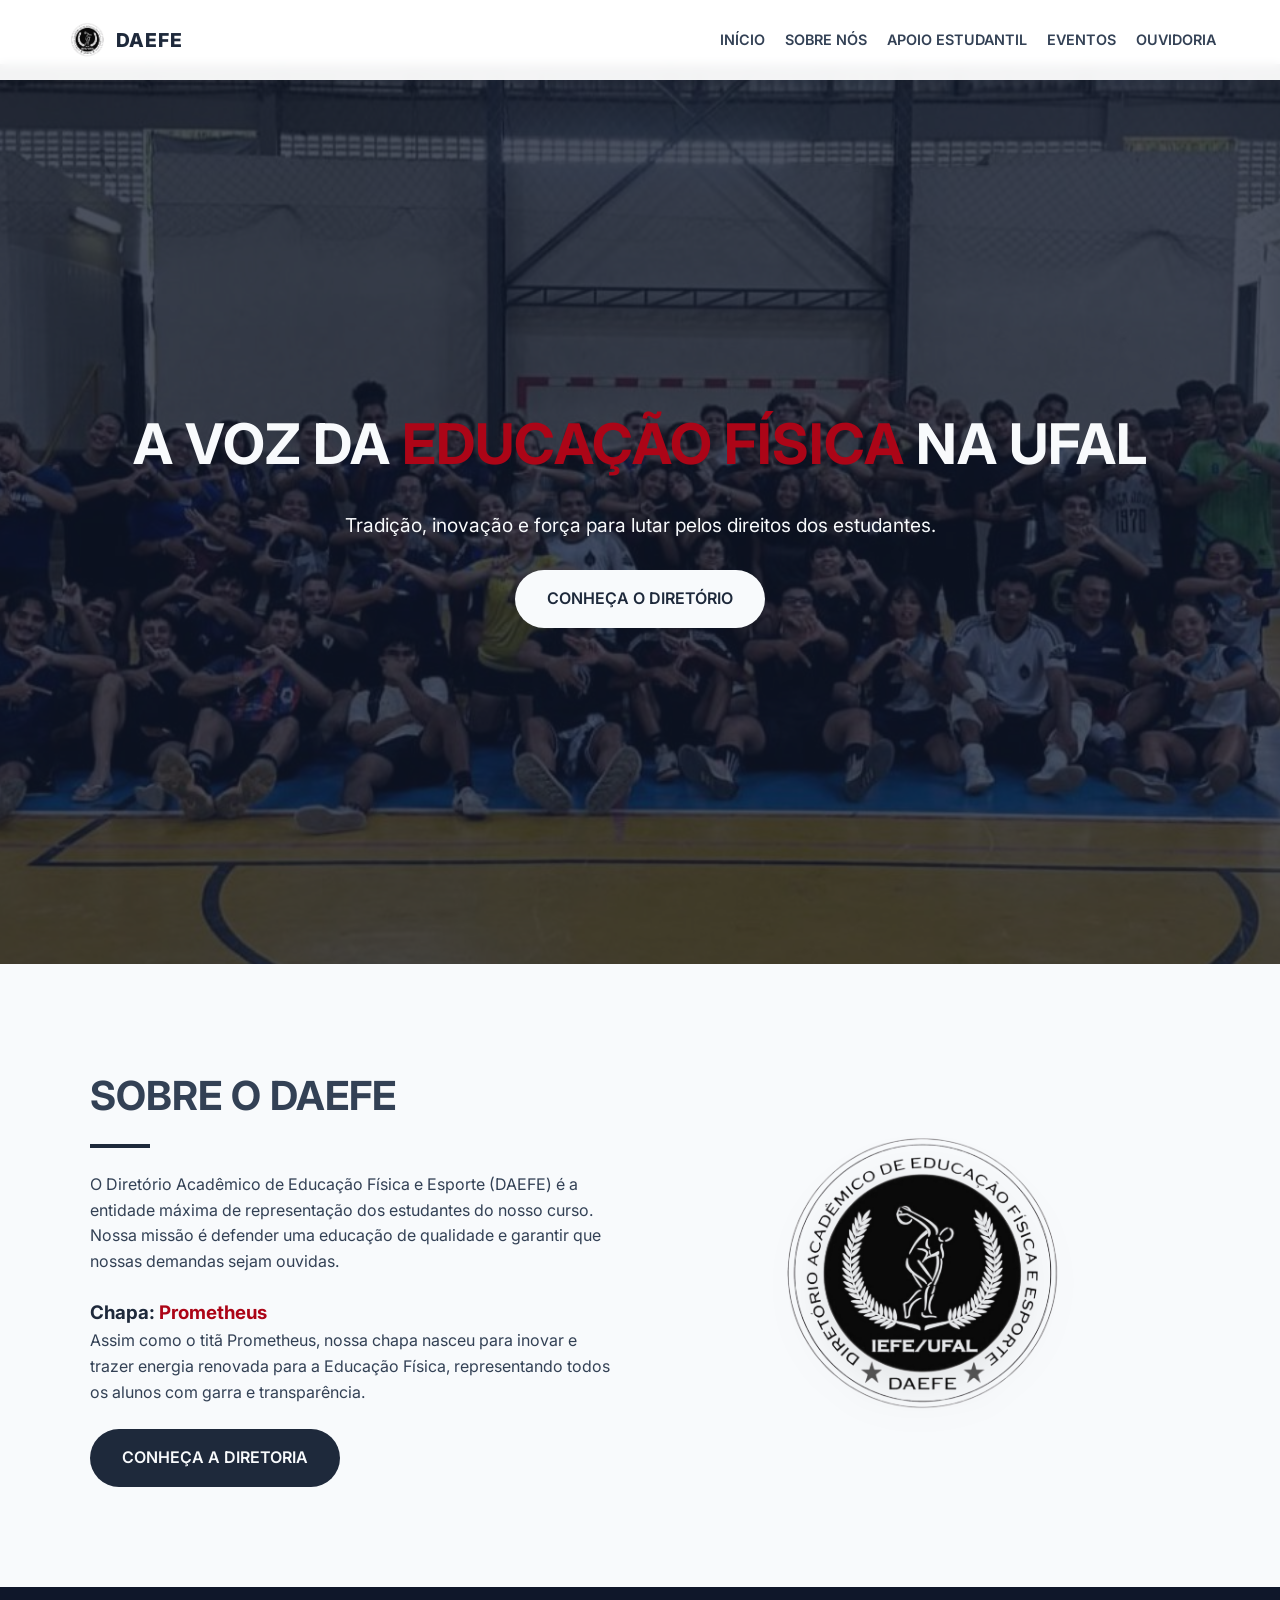
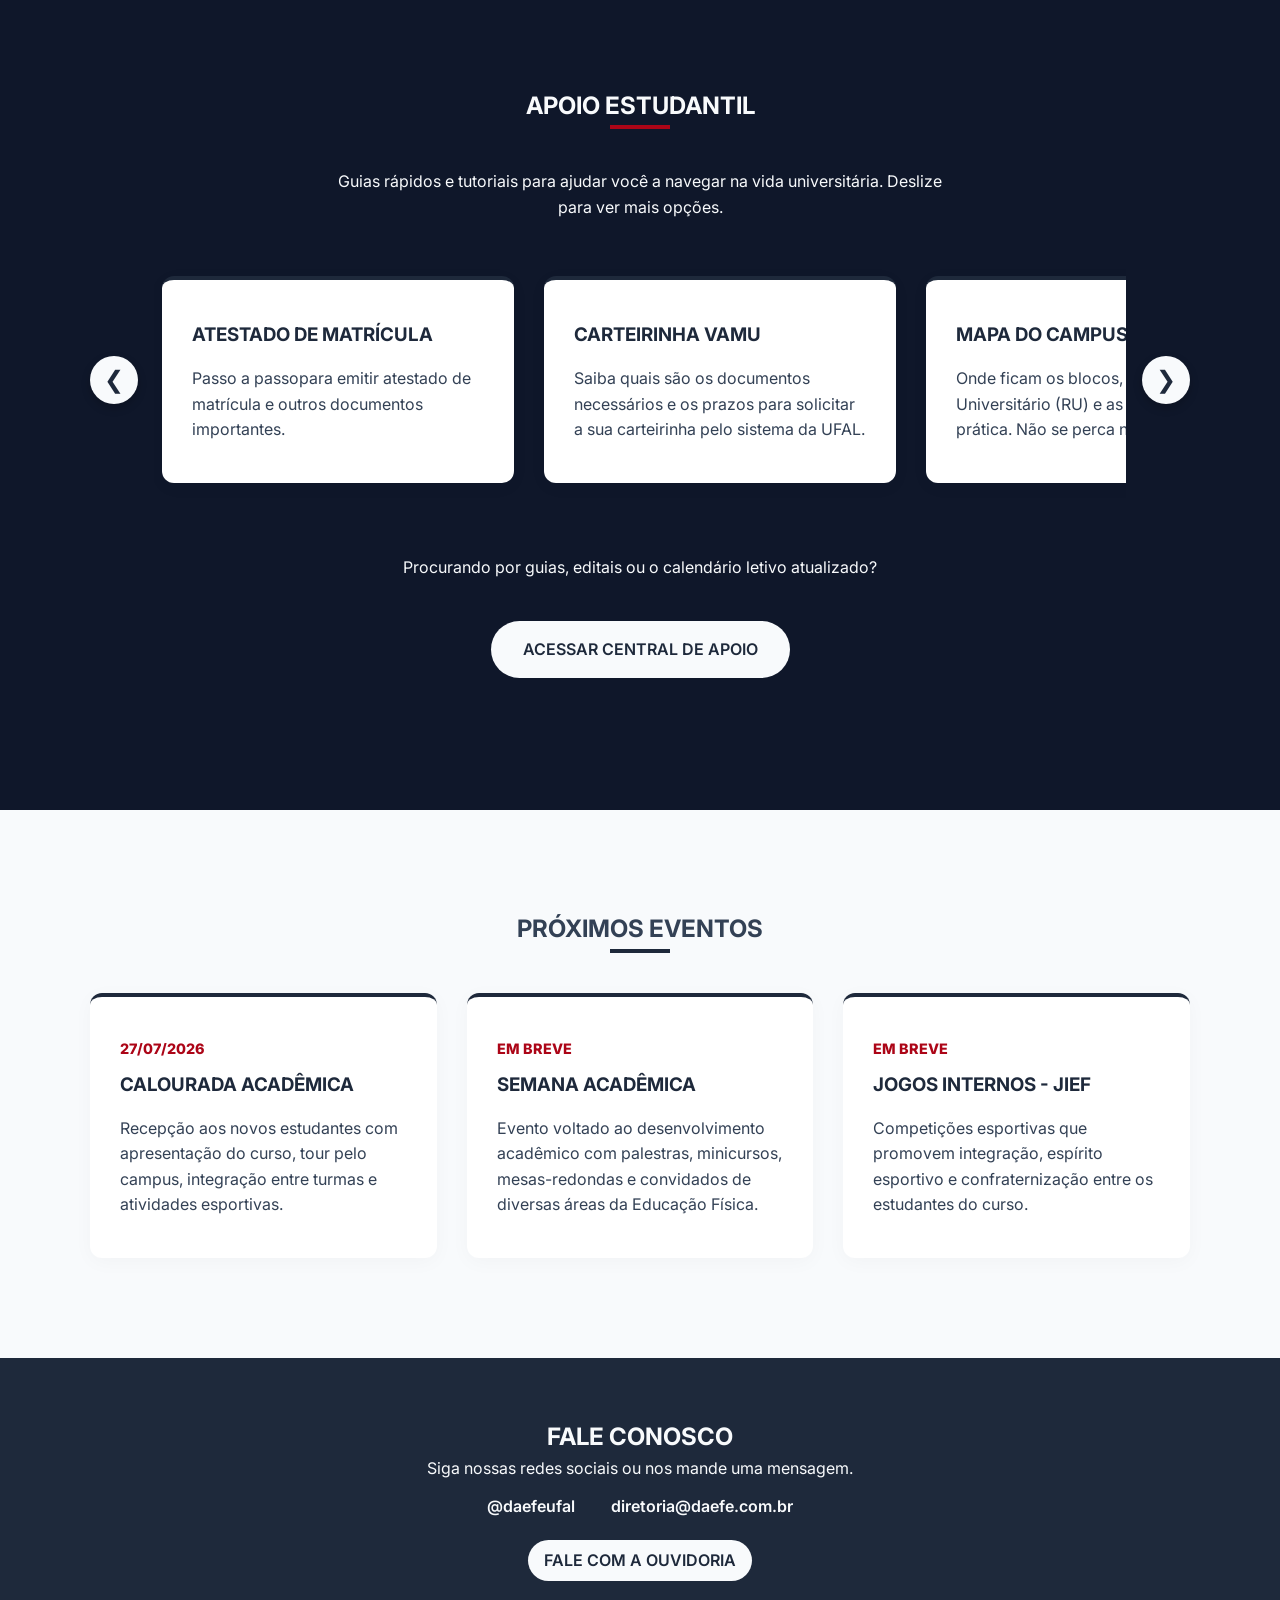
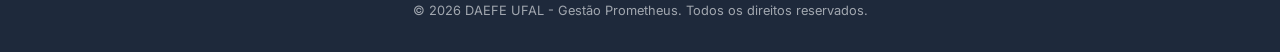
<file: index.html>
<!DOCTYPE html>
<html lang="pt-BR">

<head>
    <meta charset="UTF-8">
    <meta name="viewport" content="width=device-width, initial-scale=1.0">
    <title>DAEFE - UFAL | Diretório Acadêmico de Educação Física e Esporte</title>
    <link rel="icon" type="image/png" href="assets/img/logos/logo-daefe-favicon.png">
    <link href="https://fonts.googleapis.com/css2?family=Inter:wght@300;400;600;800&display=swap" rel="stylesheet">
    <link rel="stylesheet" href="assets/css/style.css">
</head>

<body>

    <header class="navbar">
        <div class="logo-container">
            <a href="/" class="logo-link">
                <img src="assets/img/logos/logo-daefe.png" alt="Logo DAEFE" class="logo-nav">
                <span class="logo-text">DAEFE</span>
            </a>
        </div>
        <nav>
            <ul class="nav-links">
                <li><a href="/">INÍCIO</a></li>
                <li><a href="#sobre">SOBRE NÓS</a></li>
                <li><a href="#apoio">APOIO ESTUDANTIL</a></li>
                <li><a href="#eventos">EVENTOS</a></li>
                <li><a href="ouvidoria.html">OUVIDORIA</a></li>
            </ul>
        </nav>
    </header>

    <section id="home" class="hero">

        <div class="hero-slideshow">
            <img src="assets/img/hero/hero-1.jpeg" alt="Foto DAEFE 1" class="hero-slide active">
            <img src="assets/img/hero/hero-2.jpeg" alt="Foto DAEFE 2" class="hero-slide">
            <img src="assets/img/hero/hero-3.jpeg" alt="Foto DAEFE 3" class="hero-slide">
            <div class="hero-overlay"></div>
        </div>

        <div class="hero-content">
            <h1>A VOZ DA <span class="highlight-fire">EDUCAÇÃO FÍSICA</span> NA UFAL</h1>
            <p>Tradição, inovação e força para lutar pelos direitos dos estudantes.</p>
            <a href="#sobre" class="btn-secundary">CONHEÇA O DIRETÓRIO</a>
        </div>

    </section>

    <section id="sobre" class="section-light">
        <div class="container layout-grid">
            <div class="text-content">
                <h2>SOBRE O DAEFE</h2>
                <div class="divider"></div>
                <p>O Diretório Acadêmico de Educação Física e Esporte (DAEFE) é a entidade máxima de representação dos
                    estudantes do nosso curso. Nossa missão é defender uma educação de qualidade e garantir que nossas
                    demandas sejam ouvidas.</p>

                <h3 class="gestao-title">Chapa: <span class="highlight-fire">Prometheus</span></h3>
                <p class="gestao-description">Assim como o titã Prometheus, nossa chapa nasceu para inovar e trazer
                    energia renovada para a Educação Física, representando todos os alunos com garra e transparência.
                </p>

                <a href="gestao.html" class="btn-primary">CONHEÇA A DIRETORIA</a>
            </div>
            <div class="image-content">
                <img src="assets/img/logos/logo-daefe.png" alt="Selo Oficial DAEFE" class="img-destaque">
            </div>
        </div>
    </section>

    <section id="apoio" class="section-dark">
        <div class="container text-center">
            <h2>APOIO ESTUDANTIL</h2>
            <div class="divider-fire center"></div>
            <p class="section-subtitle">Guias rápidos e tutoriais para ajudar você a navegar na vida universitária.
                Deslize para ver mais opções.</p>

            <div class="carousel-wrapper">
                <button class="carousel-btn prev-btn" aria-label="Anterior">&#10094;</button>

                <div class="carousel-track" id="apoio-track">
                    <div class="card carousel-card">
                        <h3>ATESTADO DE MATRÍCULA</h3>
                        <p>Passo a passopara emitir atestado de matrícula e outros documentos importantes.</p>
                    </div>
                    <div class="card carousel-card">
                        <h3>CARTEIRINHA VAMU</h3>
                        <p>Saiba quais são os documentos necessários e os prazos para solicitar a sua carteirinha pelo
                            sistema da UFAL.</p>
                    </div>
                    <div class="card carousel-card">
                        <h3>MAPA DO CAMPUS</h3>
                        <p>Onde ficam os blocos, o Restaurante Universitário (RU) e as quadras de prática. Não se perca
                            no primeiro dia!</p>
                    </div>
                    <div class="card carousel-card">
                        <h3>RESTAURANTE UNIVERSITÁRIO</h3>
                        <p>Confira os horários de funcionamento do RU, como comprar fichas e onde ver o cardápio da
                            semana.</p>
                    </div>
                    <div class="card carousel-card">
                        <h3>HORAS COMPLEMENTARES</h3>
                        <p>Entenda como cadastrar certificados de cursos e palestras para contabilizar suas horas
                            obrigatórias.</p>
                    </div>
                </div>

                <button class="carousel-btn next-btn" aria-label="Próximo">&#10095;</button>
            </div>
            <div class="text-center mt-xlarge-mb-medium">
                <p class="section-subtitle">
                    Procurando por guias, editais ou o calendário letivo atualizado?
                </p>
                <a href="guias.html" class="btn-secundary">ACESSAR CENTRAL DE APOIO</a>
            </div>
        </div>
    </section>

    <section id="eventos" class="section-light">
        <div class="container text-center">
            <h2>PRÓXIMOS EVENTOS</h2>
            <div class="divider center"></div>

            <div class="cards-grid">
                <div class="card">
                    <div class="card-date">27/07/2026</div>
                    <h3>CALOURADA ACADÊMICA</h3>
                    <p>Recepção aos novos estudantes com apresentação do curso, tour pelo campus, integração entre
                        turmas e atividades esportivas.</p>
                </div>
                <div class="card">
                    <div class="card-date">Em Breve</div>
                    <h3>SEMANA ACADÊMICA</h3>
                    <p>Evento voltado ao desenvolvimento acadêmico com palestras, minicursos, mesas-redondas e
                        convidados de diversas áreas da Educação Física.</p>
                </div>
                <div class="card">
                    <div class="card-date">Em Breve</div>
                    <h3>JOGOS INTERNOS - JIEF</h3>
                    <p>Competições esportivas que promovem integração, espírito esportivo e confraternização entre os
                        estudantes do curso.</p>
                </div>
            </div>
        </div>
    </section>

    <footer id="contato" class="footer">
        <div class="container">
            <h2>FALE CONOSCO</h2>
            <p>Siga nossas redes sociais ou nos mande uma mensagem.</p>

            <div class="social-links">
                <a href="https://www.instagram.com/daefeufal/" target="_blank" rel="noopener noreferrer">@daefeufal</a>

                <a href="https://mail.google.com/mail/u/0/#inbox?compose=CllgCJZWzBXGhCjphTCGBrTHPCSdtFwJxRdKlzvKblJzBDpRlVbkSPrkkkRvTRSzFqqVVFmfknq"
                    target="_blank" rel="noopener noreferrer">diretoria@daefe.com.br</a>

            </div>

            <div>
                <a href="ouvidoria.html" class="btn-ouvidoria">FALE COM A OUVIDORIA</a>
            </div>


            <p class="copyright">&copy; 2026 DAEFE UFAL - Gestão Prometheus. Todos os direitos reservados.</p>
        </div>
    </footer>

    <script src="assets/js/main.js"></script>

</body>

</html>
</file>
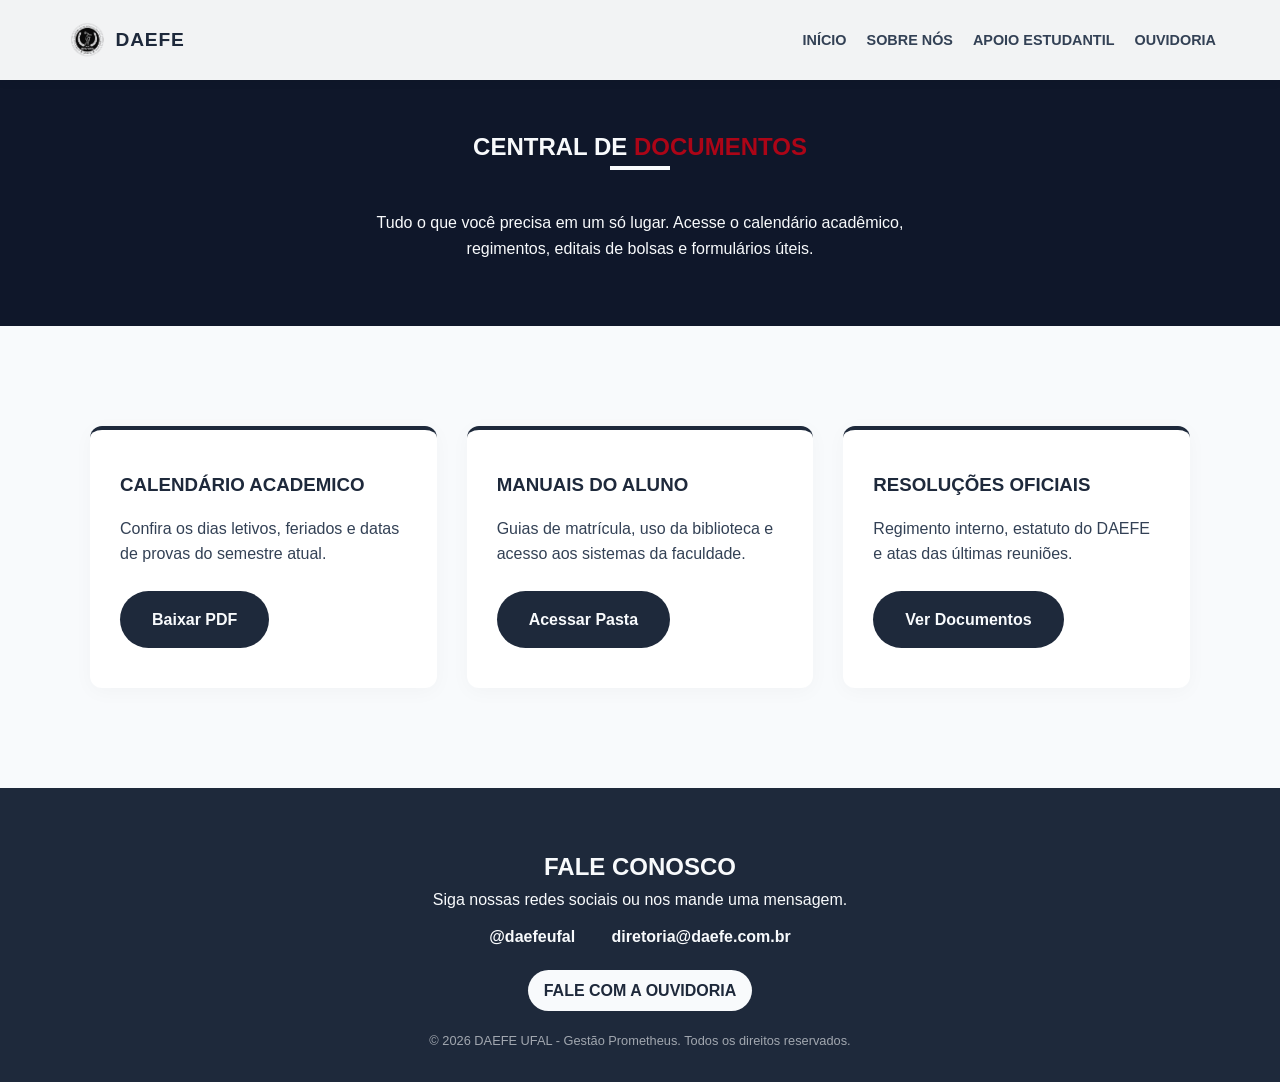
<file: documentos.html>
<!DOCTYPE html>
<html lang="pt-BR">

<head>
    <meta charset="UTF-8">
    <meta name="viewport" content="width=device-width, initial-scale=1.0">
    <title>DAEFE - Central de Documentos</title>
    <link rel="stylesheet" href="css/style.css">
</head>

<body>

    <header class="navbar">
        <div class="logo-container">
            <a href="index.html" class="logo-link">
                <img src="imgs/logo-daefe.png" alt="Logo DAEFE" class="logo-nav">
                <span class="logo-text">DAEFE</span>
            </a>
        </div>

        <nav>
            <ul class="nav-links">
                <li><a href="index.html#home">INÍCIO</a></li>
                <li><a href="index.html#sobre">SOBRE NÓS</a></li>
                <li><a href="index.html#apoio">APOIO ESTUDANTIL</a></li>
                <li><a href="ouvidoria.html">OUVIDORIA</a></li>
            </ul>
        </nav>
    </header>

    <section class="section-dark text-center pt-large">
        <div class="container">
            <h1>CENTRAL DE <span class="highlight-fire">DOCUMENTOS</span></h1>
            <div class="divider-white center"></div>
            <p class="text-light text-constrained">
                Tudo o que você precisa em um só lugar. Acesse o calendário acadêmico, regimentos, editais de bolsas e
                formulários úteis.
            </p>
        </div>
    </section>

    <section class="section-light">
        <div class="container">
            <div class="cards-grid">

                <div class="card text-center">
                    <h3>CALENDÁRIO ACADEMICO</h3>
                    <p class="mb-medium">Confira os dias letivos, feriados e datas de provas do semestre atual.</p>
                    <a href="#" target="_blank" class="btn-primary">Baixar PDF</a>
                </div>

                <div class="card text-center">
                    <h3>MANUAIS DO ALUNO</h3>
                    <p class="mb-medium">Guias de matrícula, uso da biblioteca e acesso aos sistemas da faculdade.</p>
                    <a href="#" target="_blank" class="btn-primary">Acessar Pasta</a>
                </div>

                <div class="card text-center">
                    <h3>RESOLUÇÕES OFICIAIS</h3>
                    <p class="mb-medium">Regimento interno, estatuto do DAEFE e atas das últimas reuniões.</p>
                    <a href="#" target="_blank" class="btn-primary">Ver Documentos</a>
                </div>

            </div>
        </div>
    </section>

    <footer id="contato" class="footer">
        <div class="container">
            <h2>FALE CONOSCO</h2>
            <p>Siga nossas redes sociais ou nos mande uma mensagem.</p>

            <div class="social-links">
                <a href="https://www.instagram.com/daefeufal/" target="_blank" rel="noopener noreferrer">@daefeufal</a>

                <a href="https://mail.google.com/mail/u/0/#inbox?compose=CllgCJZWzBXGhCjphTCGBrTHPCSdtFwJxRdKlzvKblJzBDpRlVbkSPrkkkRvTRSzFqqVVFmfknq"
                    target="_blank" rel="noopener noreferrer">diretoria@daefe.com.br</a>

            </div>

            <div>
                <a href="ouvidoria.html" class="btn-ouvidoria">FALE COM A OUVIDORIA</a>
            </div>


            <p class="copyright">&copy; 2026 DAEFE UFAL - Gestão Prometheus. Todos os direitos reservados.</p>
        </div>
    </footer>

</body>

</html>
</file>
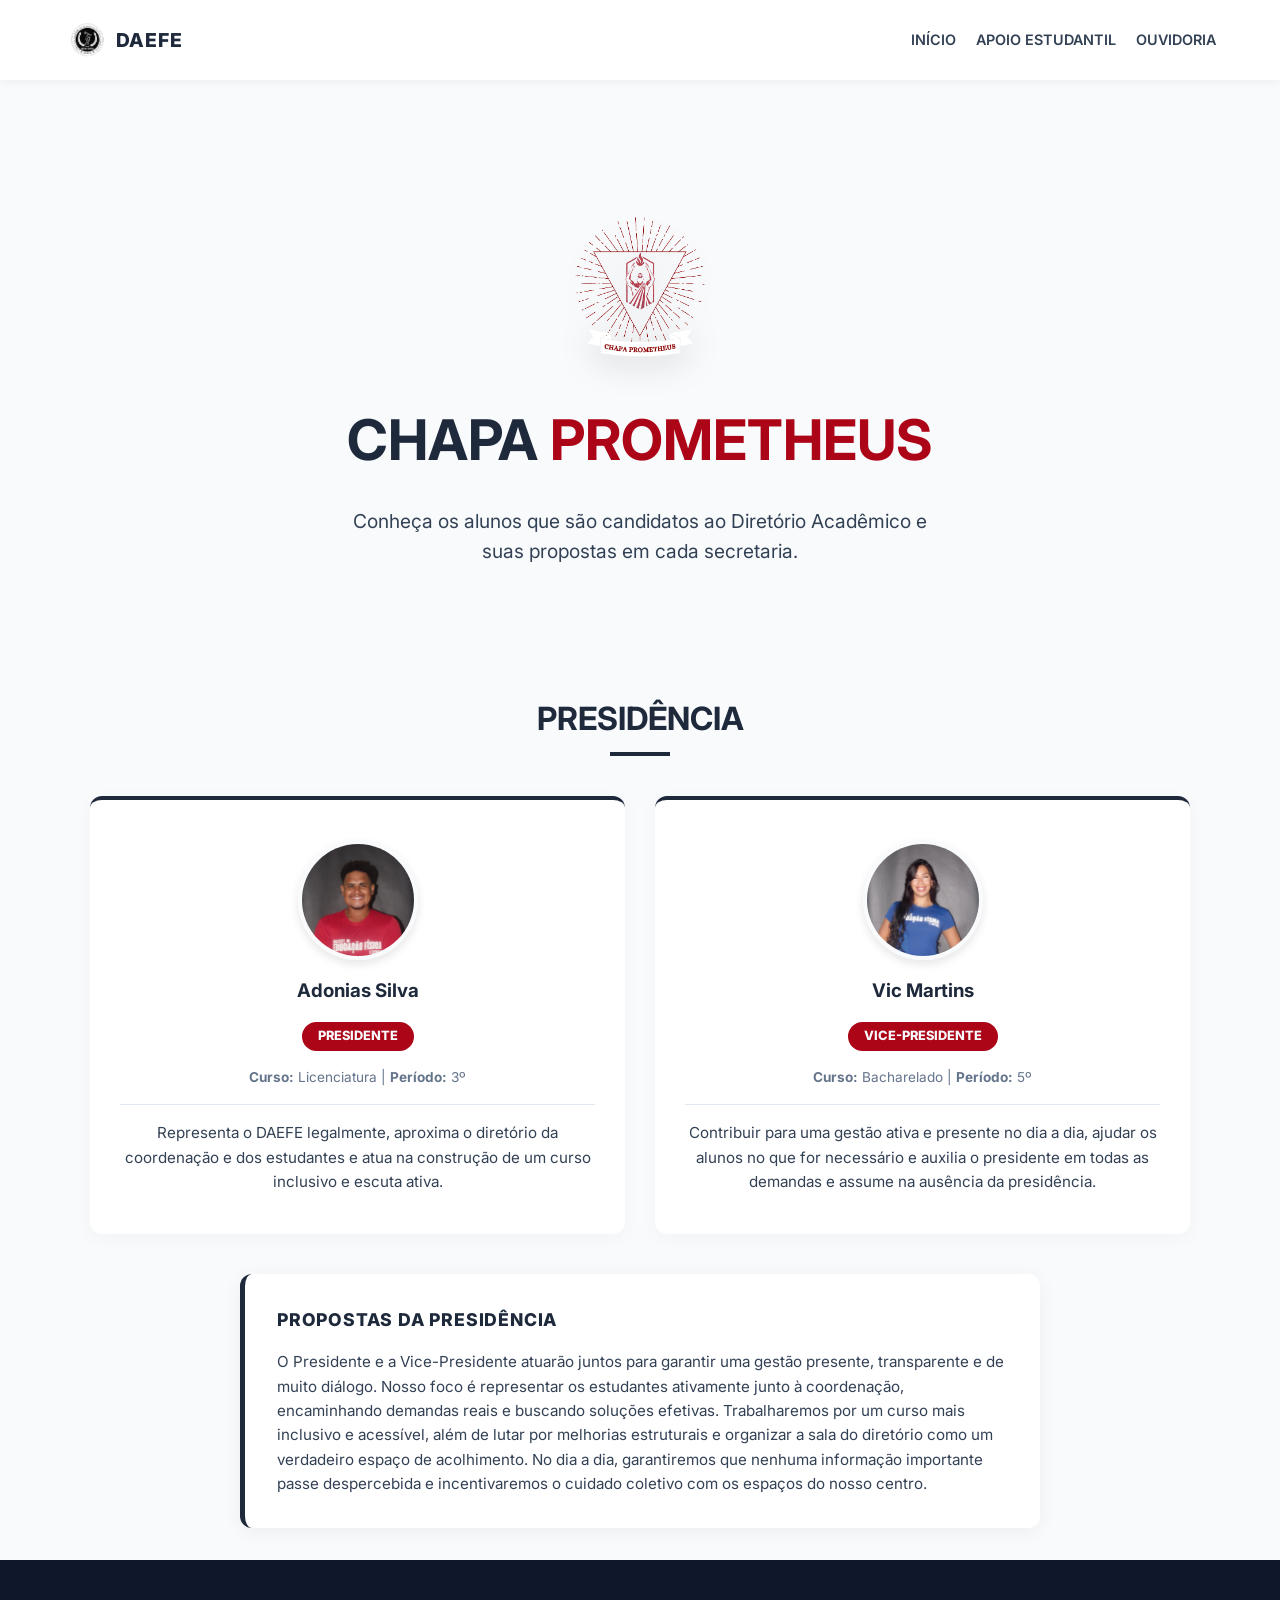
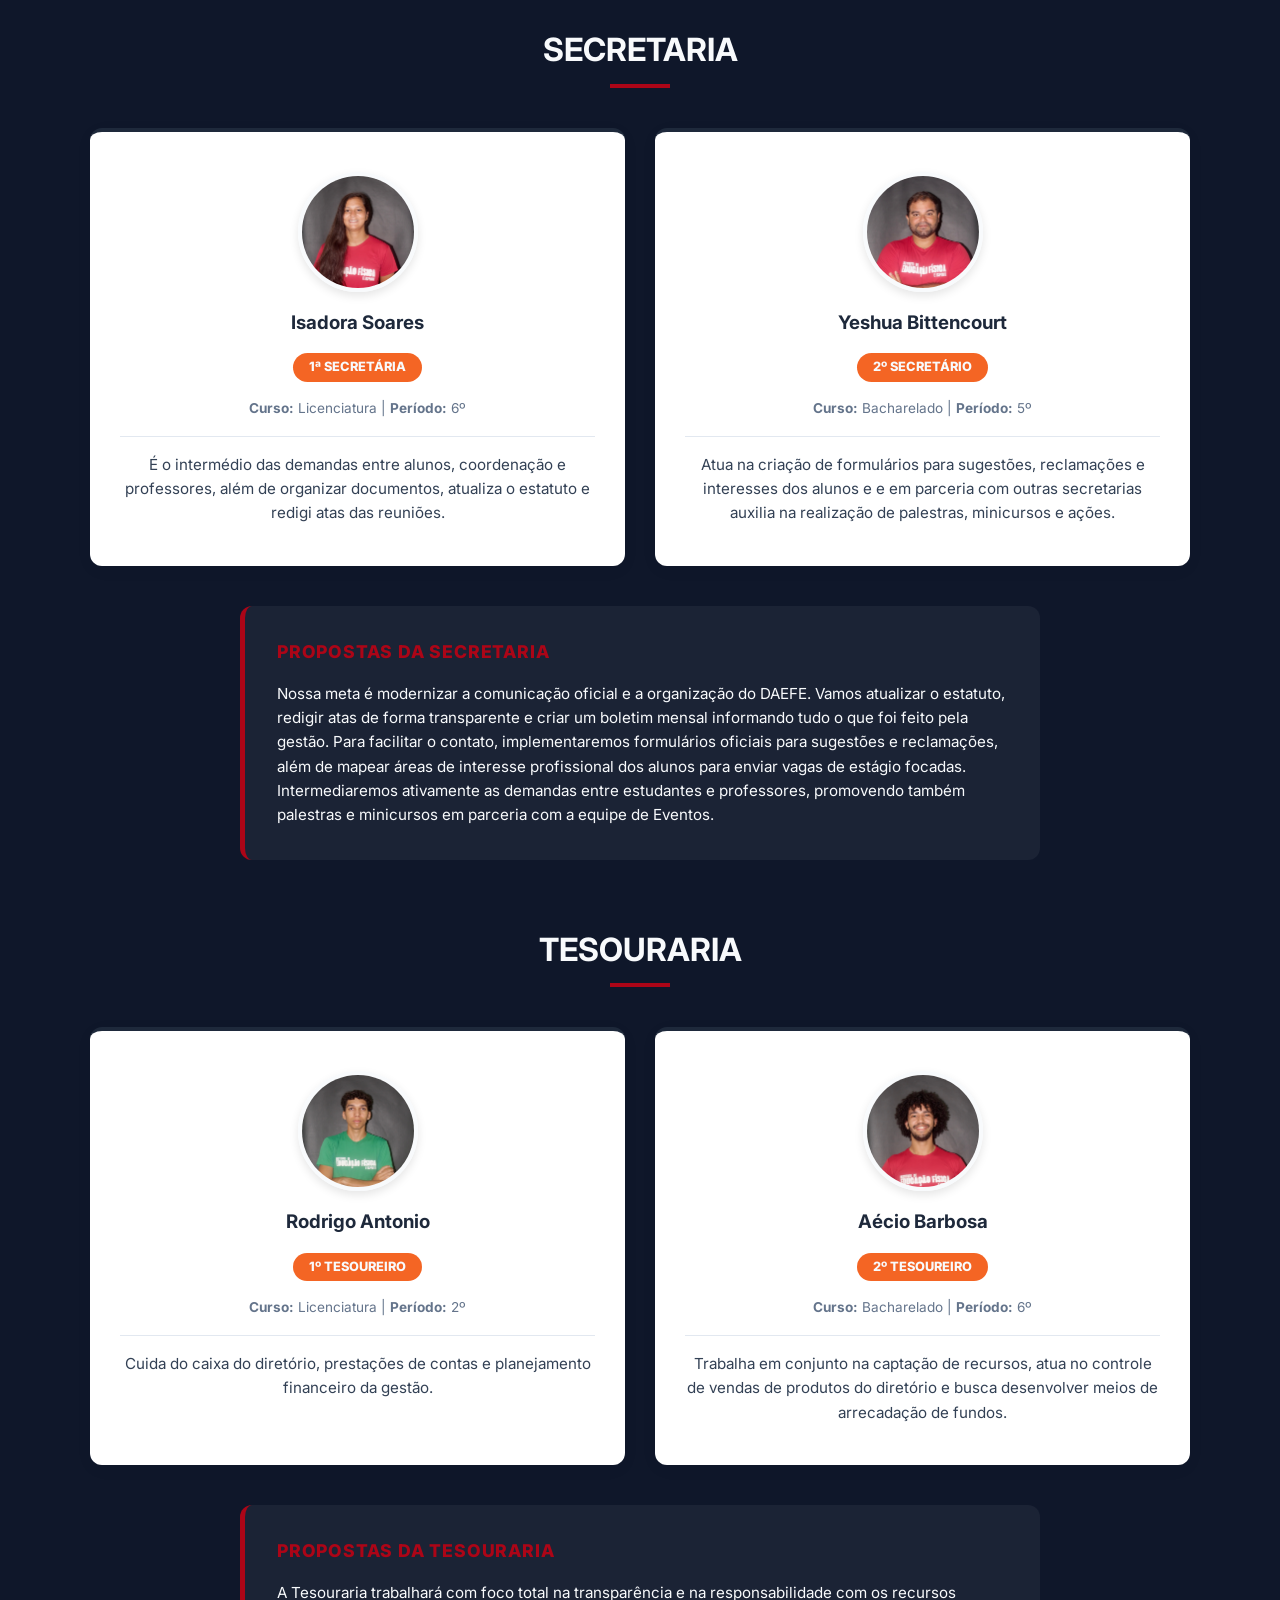
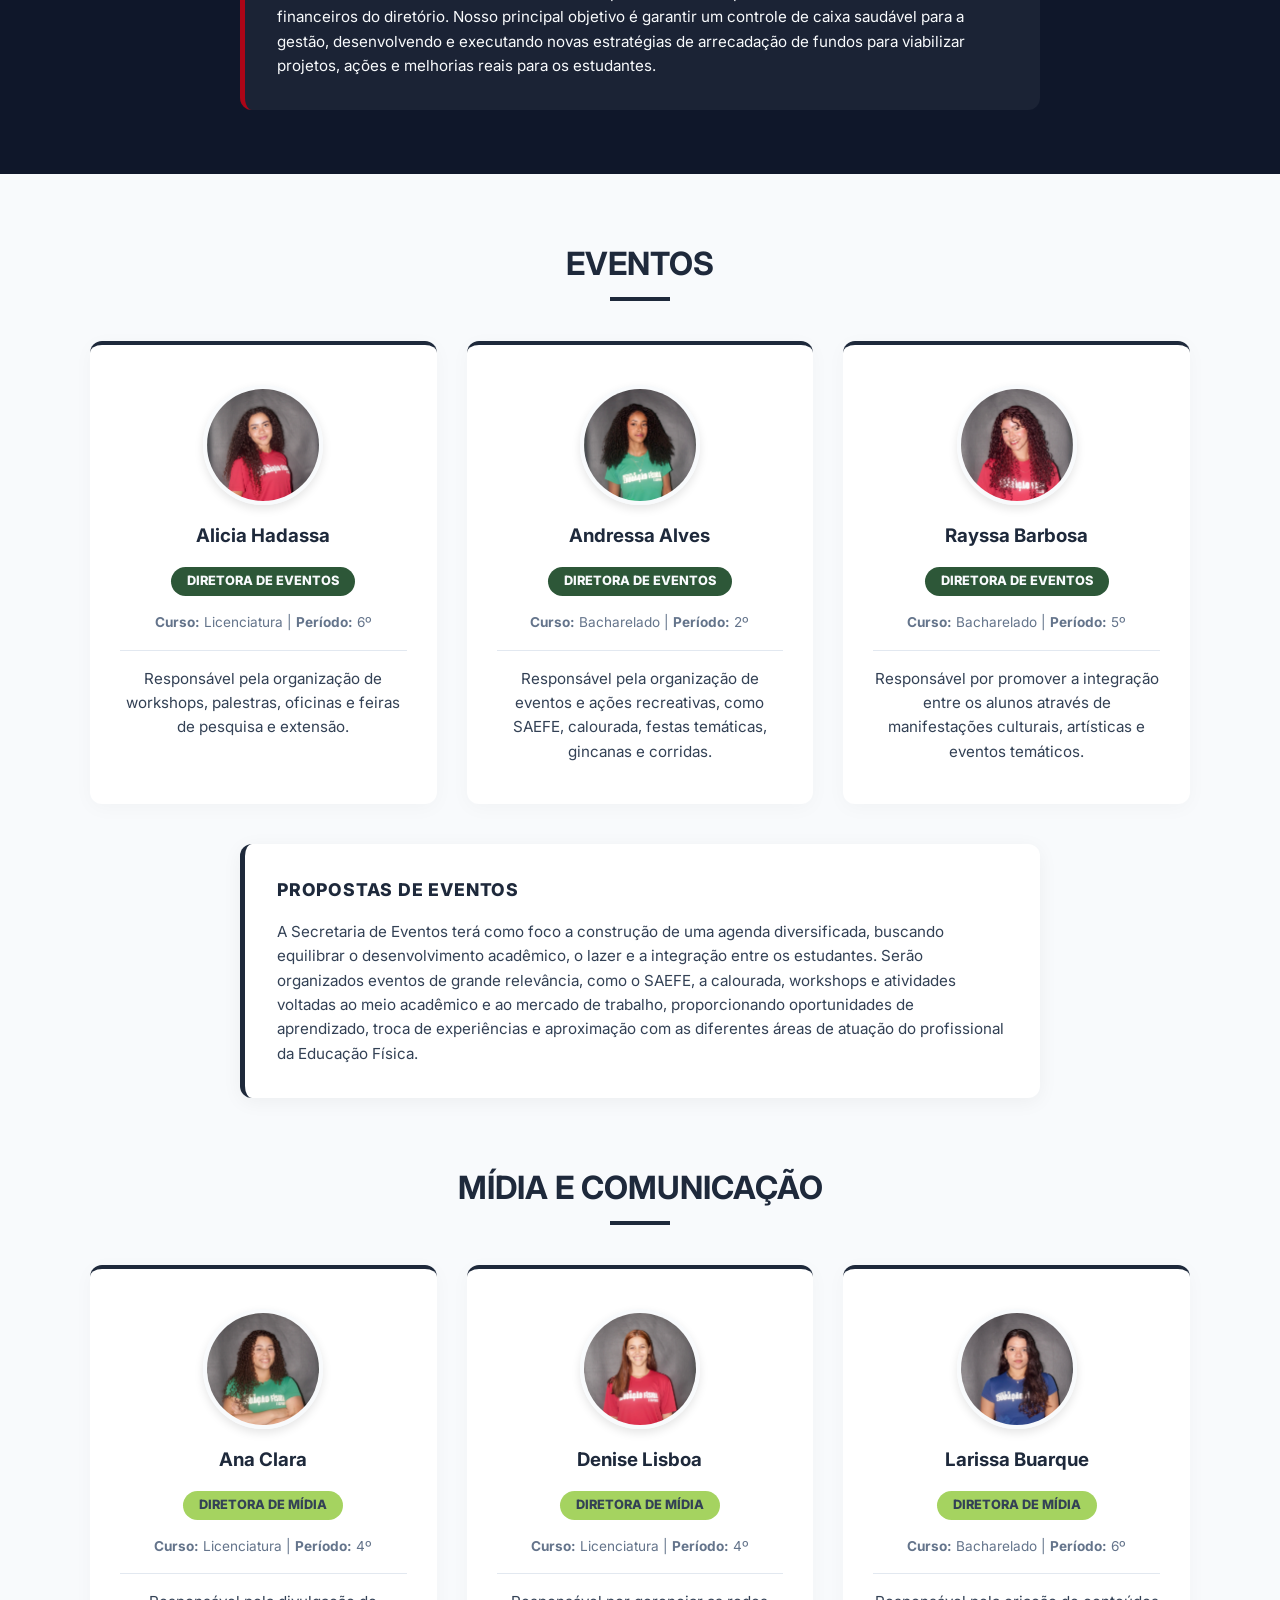
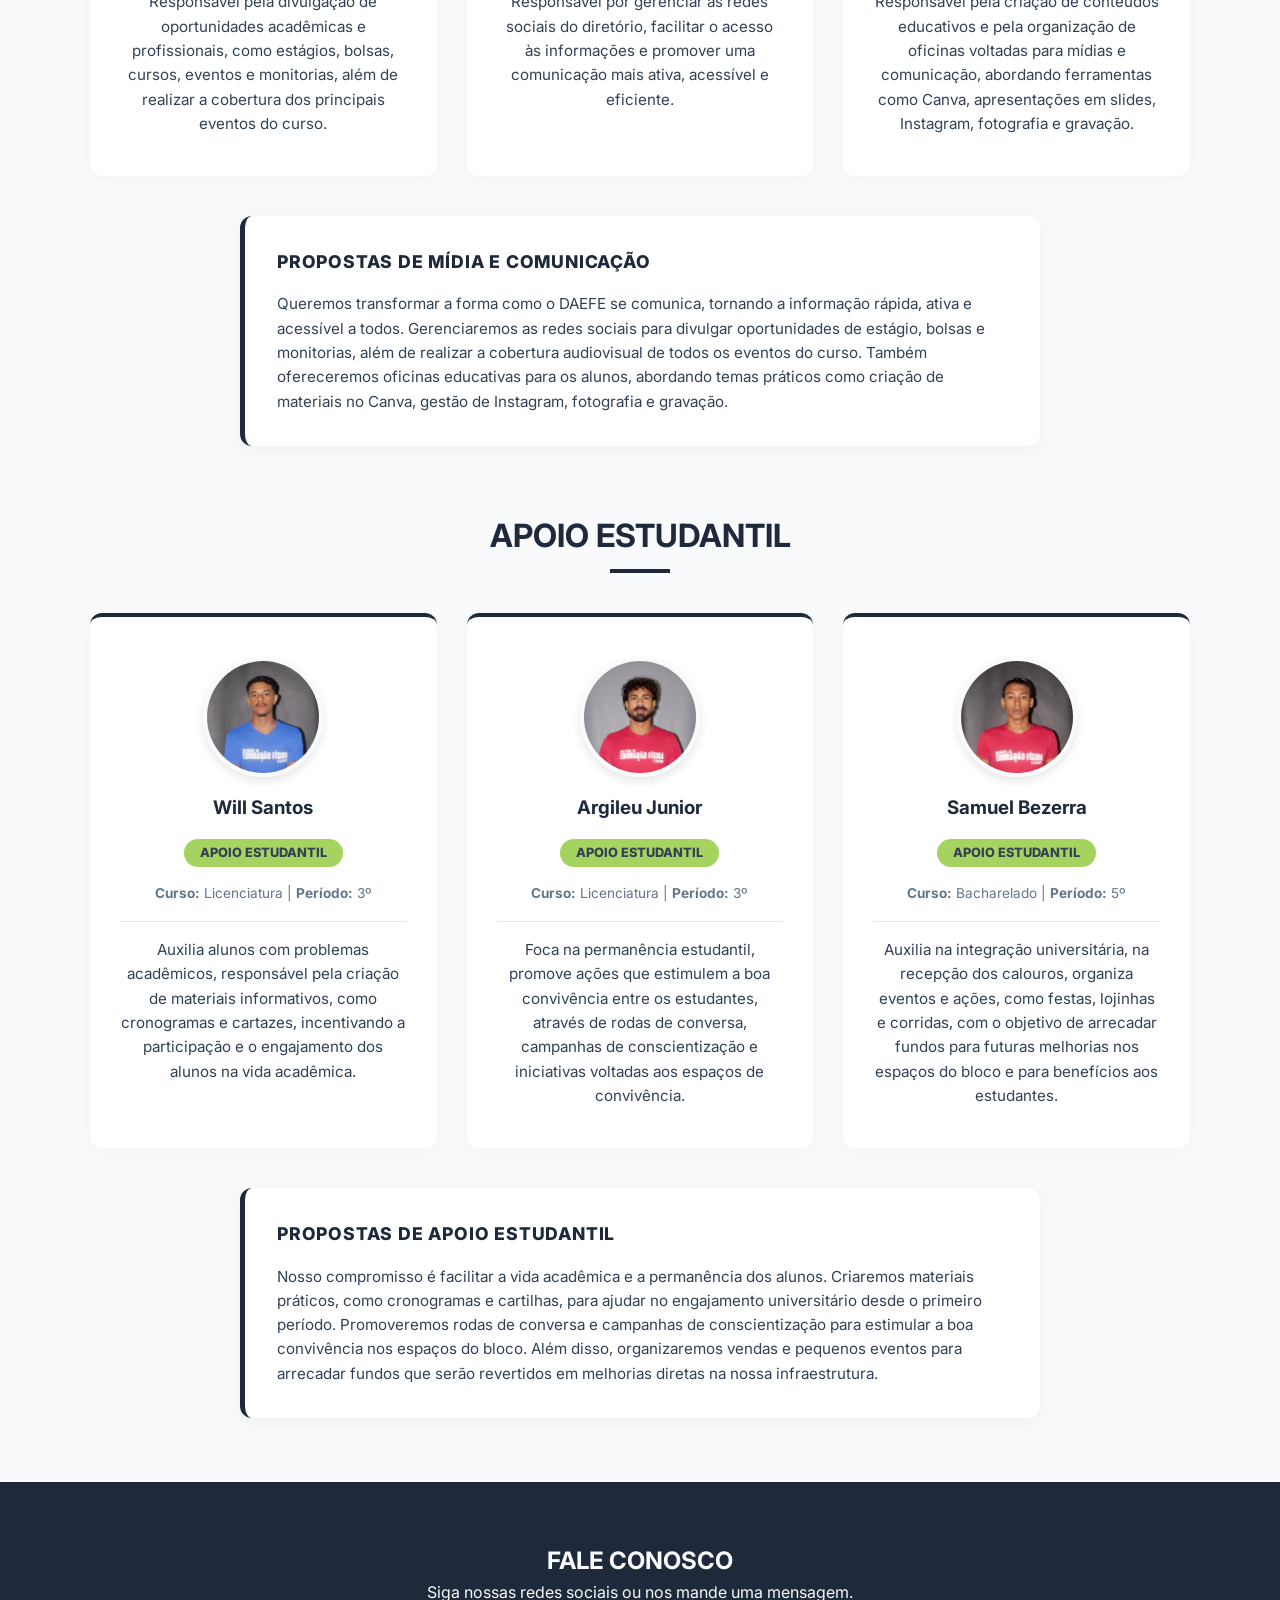
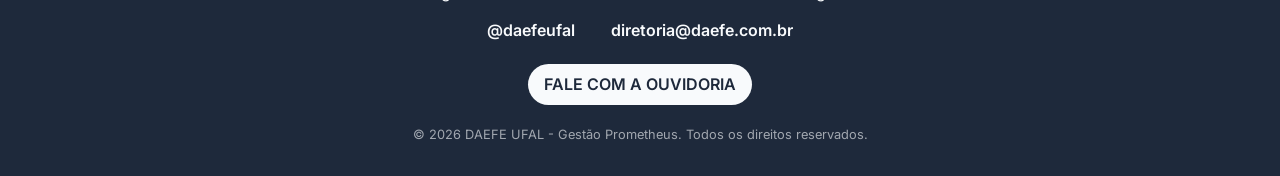
<file: gestao.html>
<!DOCTYPE html>
<html lang="pt-BR">

<head>
    <meta charset="UTF-8">
    <meta name="viewport" content="width=device-width, initial-scale=1.0">
    <title>Gestão Prometheus - DAEFE UFAL</title>
    <link rel="icon" type="image/png" href="assets/img/logos/logo-daefe-favicon.png">
    <link href="https://fonts.googleapis.com/css2?family=Inter:wght@300;400;600;800&display=swap" rel="stylesheet">
    <link rel="stylesheet" href="assets/css/style.css">
</head>

<body>

    <header class="navbar">
        <div class="logo-container">
            <a href="index.html" class="logo-link">
                <img src="assets/img/logos/logo-daefe.png" alt="Logo DAEFE" class="logo-nav">
                <span class="logo-text">DAEFE</span>
            </a>
        </div>
        <nav>
            <ul class="nav-links">
                <li><a href="index.html#home">INÍCIO</a></li>
                <li><a href="index.html#apoio">APOIO ESTUDANTIL</a></li>
                <li><a href="index.html#contato">OUVIDORIA</a></li>
            </ul>
        </nav>
    </header>

    <section class="hero hero-gestao">
        <div class="hero-content">
            <img src="assets/img/logos/logo-chapa-vermelha.png" alt="Logo Chapa Prometheus" class="logo-hero">

            <h1>CHAPA <span class="highlight-fire">PROMETHEUS</span></h1>
            <p>Conheça os alunos que são candidatos ao Diretório Acadêmico e suas propostas em cada secretaria.</p>
        </div>
    </section>

    <section class="section-light section-py-sm">
        <div class="container text-center">
            <h2 class="dept-title">PRESIDÊNCIA</h2>
            <div class="divider center"></div>

            <div class="cards-grid">
                <div class="card profile-card">
                    <img src="assets/img/equipe/foto-dom.png" alt="Foto de Dom" class="profile-img">
                    <h3>Adonias Silva</h3>
                    <span class="role-badge badge-red">Presidente</span>
                    <p class="course-info"><strong>Curso:</strong> Licenciatura | <strong>Período:</strong> 3º</p>
                    <p class="role-desc">Representa o DAEFE legalmente, aproxima o diretório da coordenação e dos
                        estudantes e atua na construção de um curso inclusivo e escuta ativa.</p>
                </div>
                <div class="card profile-card">
                    <img src="assets/img/equipe/foto-vic.png" alt="Foto de Vic" class="profile-img">
                    <h3>Vic Martins</h3>
                    <span class="role-badge badge-red">Vice-Presidente</span>
                    <p class="course-info"><strong>Curso:</strong> Bacharelado | <strong>Período:</strong> 5º</p>
                    <p class="role-desc">Contribuir para uma gestão ativa e presente no dia a dia, ajudar os alunos no
                        que for necessário e auxilia o presidente em todas as demandas e assume na ausência da
                        presidência. </p>
                </div>
            </div>

            <div class="proposals-container">
                <h3 class="proposals-title">Propostas da Presidência</h3>
                <div class="proposals-list">
                    <p>O Presidente e a Vice-Presidente atuarão juntos para garantir uma gestão presente, transparente
                        e de muito diálogo. Nosso foco é representar os estudantes ativamente junto à coordenação,
                        encaminhando demandas reais e buscando soluções efetivas. Trabalharemos por um curso mais
                        inclusivo e acessível, além de lutar por melhorias estruturais e organizar a sala do diretório
                        como um verdadeiro espaço de acolhimento. No dia a dia, garantiremos que nenhuma informação
                        importante passe despercebida e incentivaremos o cuidado coletivo com os espaços do nosso
                        centro.</p>
                </div>
            </div>

        </div>
    </section>

    <section class="section-dark section-py-md">
        <div class="container text-center">

            <h2 class="dept-title text-light">SECRETARIA</h2>
            <div class="divider-fire center"></div>

            <div class="cards-grid">
                <div class="card profile-card">
                    <img src="assets/img/equipe/foto-isadora.png" alt="Foto de Isadora" class="profile-img">
                    <h3>Isadora Soares</h3>
                    <span class="role-badge badge-orange">1ª Secretária</span>
                    <p class="course-info"><strong>Curso:</strong> Licenciatura | <strong>Período:</strong> 6º</p>
                    <p class="role-desc">É o intermédio das demandas entre alunos, coordenação e professores, além de
                        organizar documentos, atualiza o estatuto e redigi atas das reuniões. </p>
                </div>
                <div class="card profile-card">
                    <img src="assets/img/equipe/foto-yeshua.png" alt="Foto de Yeshua" class="profile-img">
                    <h3>Yeshua Bittencourt</h3>
                    <span class="role-badge badge-orange">2º Secretário</span>
                    <p class="course-info"><strong>Curso:</strong> Bacharelado | <strong>Período:</strong> 5º</p>
                    <p class="role-desc">Atua na criação de formulários para sugestões, reclamações e interesses dos
                        alunos e e em parceria com outras secretarias auxilia na realização de palestras, minicursos e
                        ações. </p>
                </div>
            </div>

            <div class="proposals-container mb-large">
                <h3 class="proposals-title">Propostas da Secretaria</h3>
                <div class="proposals-list">
                    <p>Nossa meta é modernizar a comunicação oficial e a organização do DAEFE. Vamos atualizar o
                        estatuto, redigir atas de forma transparente e criar um boletim mensal informando tudo o que foi
                        feito pela gestão. Para facilitar o contato, implementaremos formulários oficiais para sugestões
                        e reclamações, além de mapear áreas de interesse profissional dos alunos para enviar vagas de
                        estágio focadas. Intermediaremos ativamente as demandas entre estudantes e professores,
                        promovendo também palestras e minicursos em parceria com a equipe de Eventos.</p>
                </div>
            </div>

            <h2 class="dept-title text-light">TESOURARIA</h2>
            <div class="divider-fire center"></div>

            <div class="cards-grid">
                <div class="card profile-card">
                    <img src="assets/img/equipe/foto-rodrigo.png" alt="Foto de Rodrigo" class="profile-img">
                    <h3>Rodrigo Antonio</h3>
                    <span class="role-badge badge-orange">1º Tesoureiro</span>
                    <p class="course-info"><strong>Curso:</strong> Licenciatura | <strong>Período:</strong> 2º</p>
                    <p class="role-desc">Cuida do caixa do diretório, prestações de contas e planejamento financeiro da
                        gestão.
                    </p>
                </div>
                <div class="card profile-card">
                    <img src="assets/img/equipe/foto-aecio.png" alt="Foto de Aécio" class="profile-img">
                    <h3>Aécio Barbosa</h3>
                    <span class="role-badge badge-orange">2º Tesoureiro</span>
                    <p class="course-info"><strong>Curso:</strong> Bacharelado | <strong>Período:</strong> 6º</p>
                    <p class="role-desc">Trabalha em conjunto na captação de recursos, atua no controle de vendas de
                        produtos do diretório e busca desenvolver meios de arrecadação de fundos.</p>
                </div>
            </div>

            <div class="proposals-container">
                <h3 class="proposals-title">Propostas da Tesouraria</h3>
                <div class="proposals-list">
                    <p>A Tesouraria trabalhará com foco total na transparência e na responsabilidade com os recursos
                        financeiros do diretório. Nosso principal objetivo é garantir um controle de caixa saudável para
                        a gestão, desenvolvendo e executando novas estratégias de arrecadação de fundos para viabilizar
                        projetos, ações e melhorias reais para os estudantes.</p>
                </div>
            </div>

        </div>
    </section>

    <section class="section-light section-py-md">
        <div class="container text-center">

            <h2 class="dept-title">EVENTOS</h2>
            <div class="divider center"></div>

            <div class="cards-grid">
                <div class="card profile-card">
                    <img src="assets/img/equipe/foto-alicia.png" alt="Foto de Alicia" class="profile-img">
                    <h3>Alicia Hadassa</h3>
                    <span class="role-badge badge-dark">Diretora de Eventos</span>
                    <p class="course-info"><strong>Curso:</strong> Licenciatura | <strong>Período:</strong> 6º</p>
                    <p class="role-desc">Responsável pela organização de workshops, palestras, oficinas e feiras de
                        pesquisa e extensão.</p>
                </div>
                <div class="card profile-card">
                    <img src="assets/img/equipe/foto-andressa.png" alt="Foto de Andressa" class="profile-img">
                    <h3>Andressa Alves</h3>
                    <span class="role-badge badge-dark">Diretora de Eventos</span>
                    <p class="course-info"><strong>Curso:</strong> Bacharelado | <strong>Período:</strong> 2º</p>
                    <p class="role-desc">Responsável pela organização de eventos e ações recreativas, como SAEFE,
                        calourada, festas temáticas, gincanas e corridas.</p>
                </div>
                <div class="card profile-card">
                    <img src="assets/img/equipe/foto-rayssa.png" alt="Foto de Rayssa" class="profile-img">
                    <h3>Rayssa Barbosa</h3>
                    <span class="role-badge badge-dark">Diretora de Eventos</span>
                    <p class="course-info"><strong>Curso:</strong> Bacharelado | <strong>Período:</strong> 5º</p>
                    <p class="role-desc">Responsável por promover a integração entre os alunos através de manifestações
                        culturais, artísticas e eventos temáticos. </p>
                </div>
            </div>

            <div class="proposals-container mb-large">
                <h3 class="proposals-title">Propostas de Eventos</h3>
                <div class="proposals-list">
                    <p>A Secretaria de Eventos terá como foco a construção de uma agenda diversificada, buscando
                        equilibrar o desenvolvimento acadêmico, o lazer e a integração entre os estudantes. Serão
                        organizados eventos de grande relevância, como o SAEFE, a calourada, workshops e atividades
                        voltadas ao meio acadêmico e ao mercado de trabalho, proporcionando oportunidades de
                        aprendizado, troca de experiências e aproximação com as diferentes áreas de atuação do
                        profissional da Educação Física.</p>
                </div>
            </div>

            <h2 class="dept-title">MÍDIA E COMUNICAÇÃO</h2>
            <div class="divider center"></div>

            <div class="cards-grid">
                <div class="card profile-card">
                    <img src="assets/img/equipe/foto-clara.png" alt="Foto de Clara" class="profile-img">
                    <h3>Ana Clara</h3>
                    <span class="role-badge badge-light">Diretora de Mídia</span>
                    <p class="course-info"><strong>Curso:</strong> Licenciatura | <strong>Período:</strong> 4º</p>
                    <p class="role-desc">Responsável pela divulgação de oportunidades acadêmicas e profissionais, como
                        estágios, bolsas, cursos, eventos e monitorias, além de realizar a cobertura dos principais
                        eventos do curso.</p>
                </div>
                <div class="card profile-card">
                    <img src="assets/img/equipe/foto-denise.png" alt="Foto de Denise" class="profile-img">
                    <h3>Denise Lisboa</h3>
                    <span class="role-badge badge-light">Diretora de Mídia</span>
                    <p class="course-info"><strong>Curso:</strong> Licenciatura | <strong>Período:</strong> 4º</p>
                    <p class="role-desc">Responsável por gerenciar as redes sociais do diretório, facilitar o acesso às
                        informações e promover uma comunicação mais ativa, acessível e eficiente.</p>
                </div>
                <div class="card profile-card">
                    <img src="assets/img/equipe/foto-larissa.png" alt="Foto de Larissa" class="profile-img">
                    <h3>Larissa Buarque</h3>
                    <span class="role-badge badge-light">Diretora de Mídia</span>
                    <p class="course-info"><strong>Curso:</strong> Bacharelado | <strong>Período:</strong> 6º</p>
                    <p class="role-desc">Responsável pela criação de conteúdos educativos e pela organização de oficinas
                        voltadas para mídias e comunicação, abordando ferramentas como Canva, apresentações em slides,
                        Instagram, fotografia e gravação.</p>
                </div>
            </div>

            <div class="proposals-container mb-large">
                <h3 class="proposals-title">Propostas de Mídia e Comunicação</h3>
                <div class="proposals-list">
                    <p>Queremos transformar a forma como o DAEFE se comunica, tornando a informação rápida, ativa e
                        acessível a todos. Gerenciaremos as redes sociais para divulgar oportunidades de estágio, bolsas
                        e monitorias, além de realizar a cobertura audiovisual de todos os eventos do curso. Também
                        ofereceremos oficinas educativas para os alunos, abordando temas práticos como criação de
                        materiais no Canva, gestão de Instagram, fotografia e gravação.</p>
                </div>
            </div>

            <h2 class="dept-title">APOIO ESTUDANTIL</h2>
            <div class="divider center"></div>

            <div class="cards-grid">
                <div class="card profile-card">
                    <img src="assets/img/equipe/foto-wil.png" alt="Foto de Wil" class="profile-img">
                    <h3>Will Santos</h3>
                    <span class="role-badge badge-light">Apoio Estudantil</span>
                    <p class="course-info"><strong>Curso:</strong> Licenciatura | <strong>Período:</strong> 3º</p>
                    <p class="role-desc">Auxilia alunos com problemas acadêmicos, responsável pela criação de materiais
                        informativos, como cronogramas e cartazes, incentivando a participação e o engajamento dos
                        alunos na vida acadêmica. </p>
                </div>
                <div class="card profile-card">
                    <img src="assets/img/equipe/foto-argileu.png" alt="Foto de Argileu" class="profile-img">
                    <h3>Argileu Junior</h3>
                    <span class="role-badge badge-light">Apoio Estudantil</span>
                    <p class="course-info"><strong>Curso:</strong> Licenciatura | <strong>Período:</strong> 3º</p>
                    <p class="role-desc">Foca na permanência estudantil, promove ações que estimulem a boa convivência
                        entre os estudantes, através de rodas de conversa, campanhas de conscientização e iniciativas
                        voltadas aos espaços de convivência.</p>
                </div>
                <div class="card profile-card">
                    <img src="assets/img/equipe/foto-samuel.png" alt="Foto de Samuel" class="profile-img">
                    <h3>Samuel Bezerra</h3>
                    <span class="role-badge badge-light">Apoio Estudantil</span>
                    <p class="course-info"><strong>Curso:</strong> Bacharelado | <strong>Período:</strong> 5º</p>
                    <p class="role-desc">Auxilia na integração universitária, na recepção dos calouros, organiza eventos
                        e ações, como festas, lojinhas e corridas, com o objetivo de arrecadar fundos para futuras
                        melhorias nos espaços do bloco e para benefícios aos estudantes. </p>
                </div>
            </div>

            <div class="proposals-container">
                <h3 class="proposals-title">Propostas de Apoio Estudantil</h3>
                <div class="proposals-list">
                    <p>Nosso compromisso é facilitar a vida acadêmica e a permanência dos alunos. Criaremos materiais
                        práticos, como cronogramas e cartilhas, para ajudar no engajamento universitário desde o
                        primeiro período. Promoveremos rodas de conversa e campanhas de conscientização para estimular a
                        boa convivência nos espaços do bloco. Além disso, organizaremos vendas e pequenos eventos para
                        arrecadar fundos que serão revertidos em melhorias diretas na nossa infraestrutura.</p>
                </div>
            </div>

        </div>
    </section>

    <footer id="contato" class="footer">
        <div class="container">
            <h2>FALE CONOSCO</h2>
            <p>Siga nossas redes sociais ou nos mande uma mensagem.</p>

            <div class="social-links">
                <a href="https://www.instagram.com/daefeufal/" target="_blank" rel="noopener noreferrer">@daefeufal</a>

                <a href="https://mail.google.com/mail/u/0/#inbox?compose=CllgCJZWzBXGhCjphTCGBrTHPCSdtFwJxRdKlzvKblJzBDpRlVbkSPrkkkRvTRSzFqqVVFmfknq"
                    target="_blank" rel="noopener noreferrer">diretoria@daefe.com.br</a>
            </div>

            <div>
                <a href="ouvidoria.html" class="btn-ouvidoria">FALE COM A OUVIDORIA</a>
            </div>

            <p class="copyright">&copy; 2026 DAEFE UFAL - Gestão Prometheus. Todos os direitos reservados.</p>
        </div>
    </footer>

</body>

</html>
</file>
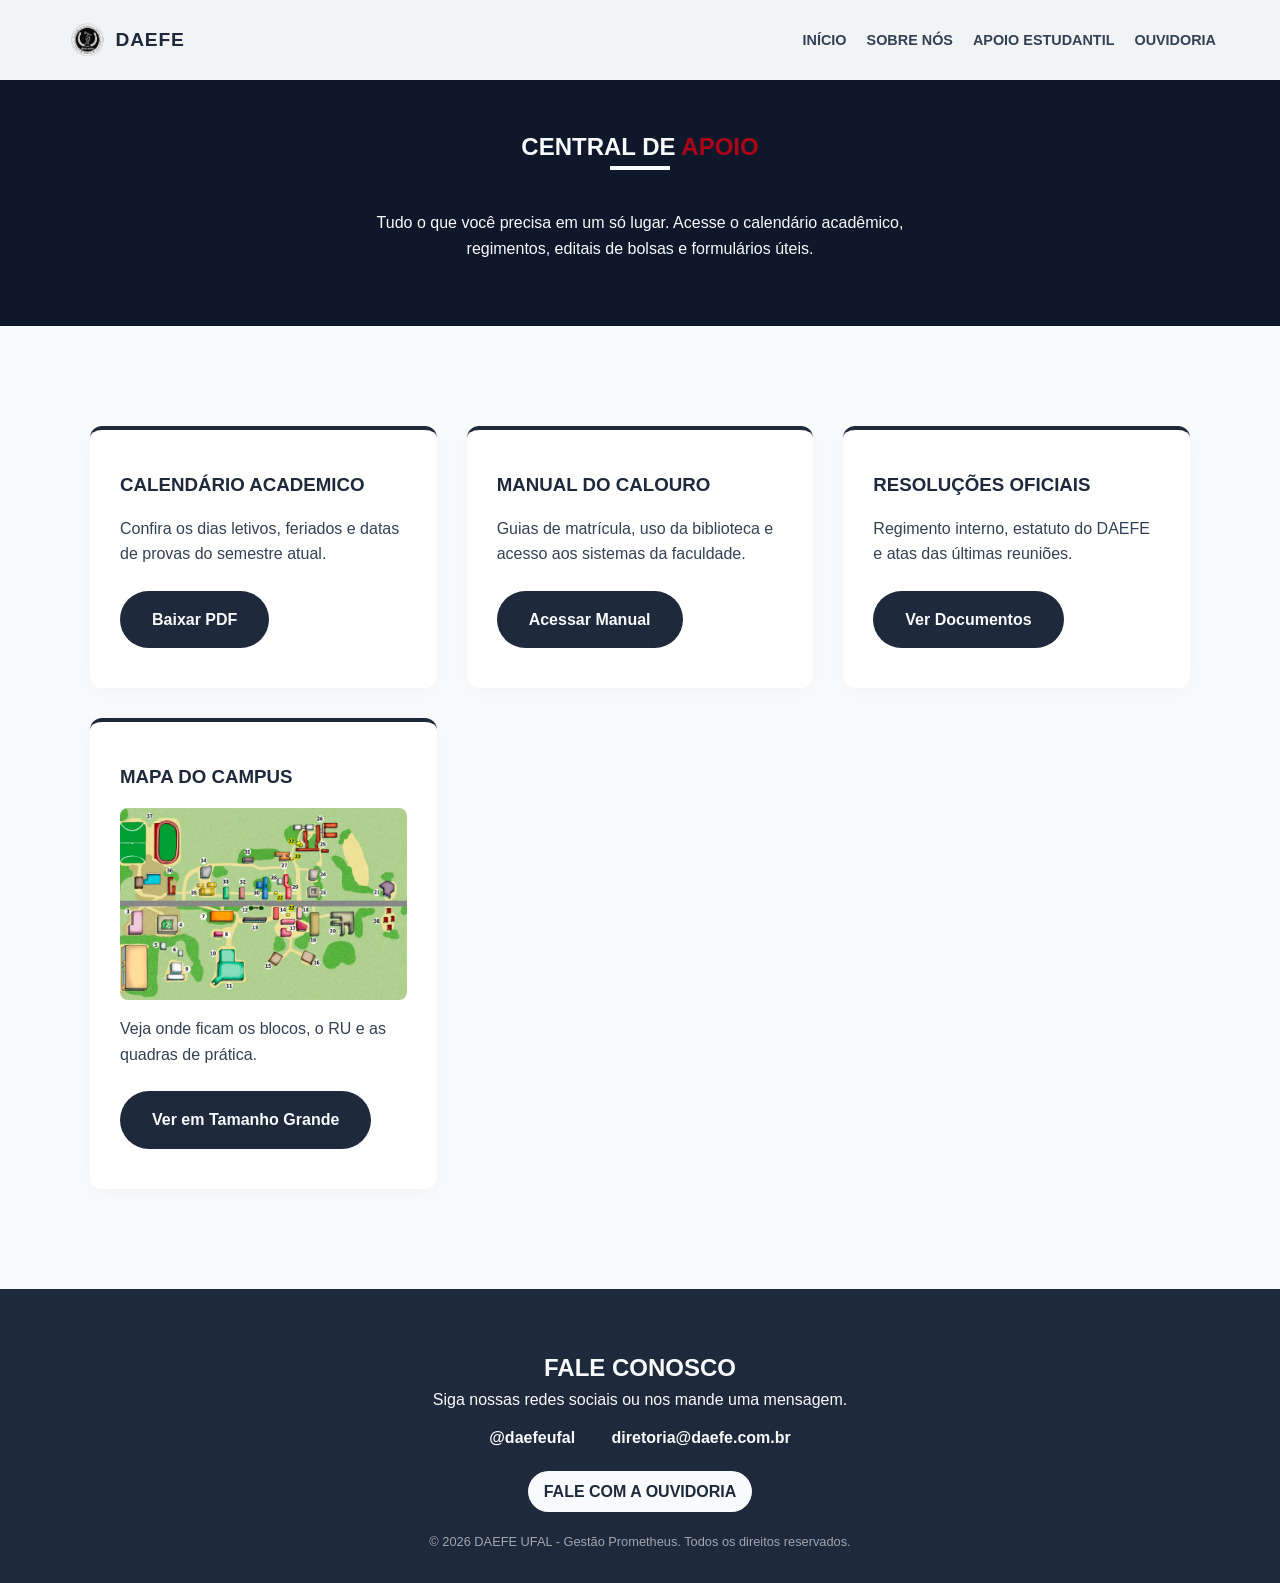
<file: guias.html>
<!DOCTYPE html>
<html lang="pt-BR">

<head>
    <meta charset="UTF-8">
    <meta name="viewport" content="width=device-width, initial-scale=1.0">
    <title>DAEFE - Central de Apoio</title>
    <link rel="stylesheet" href="assets/css/style.css">
</head>

<body>

    <header class="navbar">
        <div class="logo-container">
            <a href="index.html" class="logo-link">
                <img src="assets/img/logos/logo-daefe.png" alt="Logo DAEFE" class="logo-nav">
                <span class="logo-text">DAEFE</span>
            </a>
        </div>

        <nav>
            <ul class="nav-links">
                <li><a href="index.html#home">INÍCIO</a></li>
                <li><a href="index.html#sobre">SOBRE NÓS</a></li>
                <li><a href="index.html#apoio">APOIO ESTUDANTIL</a></li>
                <li><a href="ouvidoria.html">OUVIDORIA</a></li>
            </ul>
        </nav>
    </header>

    <section class="section-dark text-center pt-large">
        <div class="container">
            <h1>CENTRAL DE <span class="highlight-fire">APOIO</span></h1>
            <div class="divider-white center"></div>
            <p class="text-light text-constrained">
                Tudo o que você precisa em um só lugar. Acesse o calendário acadêmico, regimentos, editais de bolsas e
                formulários úteis.
            </p>
        </div>
    </section>

    <section class="section-light">
        <div class="container">
            <div class="cards-grid">

                <div class="card text-center">
                    <h3>CALENDÁRIO ACADEMICO</h3>
                    <p class="mb-medium">Confira os dias letivos, feriados e datas de provas do semestre atual.</p>
                    <a href="assets/docs/calendario-academico-ufal.pdf" download class="btn-primary">Baixar PDF</a>
                </div>

                <div class="card text-center">
                    <h3>MANUAL DO CALOURO</h3>
                    <p class="mb-medium">Guias de matrícula, uso da biblioteca e acesso aos sistemas da faculdade.</p>
                    <a href="https://canva.link/woib87cklqvzry5" target="_blank" rel="noopener noreferrer"
                        class="btn-primary">Acessar Manual</a>
                </div>

                <div class="card text-center">
                    <h3>RESOLUÇÕES OFICIAIS</h3>
                    <p class="mb-medium">Regimento interno, estatuto do DAEFE e atas das últimas reuniões.</p>
                    <a href="COLE_AQUI_O_LINK_DO_DRIVE" target="_blank" rel="noopener noreferrer"
                        class="btn-primary">Ver Documentos</a>
                </div>

                <div class="card text-center">
                    <h3>MAPA DO CAMPUS</h3>
                    <img src="assets/img/mapa-ufal.jpeg" alt="Mapa do Campus" class="card-map-img">
                    <p class="mb-medium">Veja onde ficam os blocos, o RU e as quadras de prática.</p>
                    <a href="assets/img/mapa-ufal.jpeg" target="_blank" rel="noopener noreferrer" class="btn-primary">Ver em
                        Tamanho Grande</a>
                </div>

            </div>
        </div>
    </section>

    <footer id="contato" class="footer">
        <div class="container">
            <h2>FALE CONOSCO</h2>
            <p>Siga nossas redes sociais ou nos mande uma mensagem.</p>

            <div class="social-links">
                <a href="https://www.instagram.com/daefeufal/" target="_blank" rel="noopener noreferrer">@daefeufal</a>

                <a href="https://mail.google.com/mail/u/0/#inbox?compose=CllgCJZWzBXGhCjphTCGBrTHPCSdtFwJxRdKlzvKblJzBDpRlVbkSPrkkkRvTRSzFqqVVFmfknq"
                    target="_blank" rel="noopener noreferrer">diretoria@daefe.com.br</a>

            </div>

            <div>
                <a href="ouvidoria.html" class="btn-ouvidoria">FALE COM A OUVIDORIA</a>
            </div>


            <p class="copyright">&copy; 2026 DAEFE UFAL - Gestão Prometheus. Todos os direitos reservados.</p>
        </div>
    </footer>

</body>

</html>
</file>
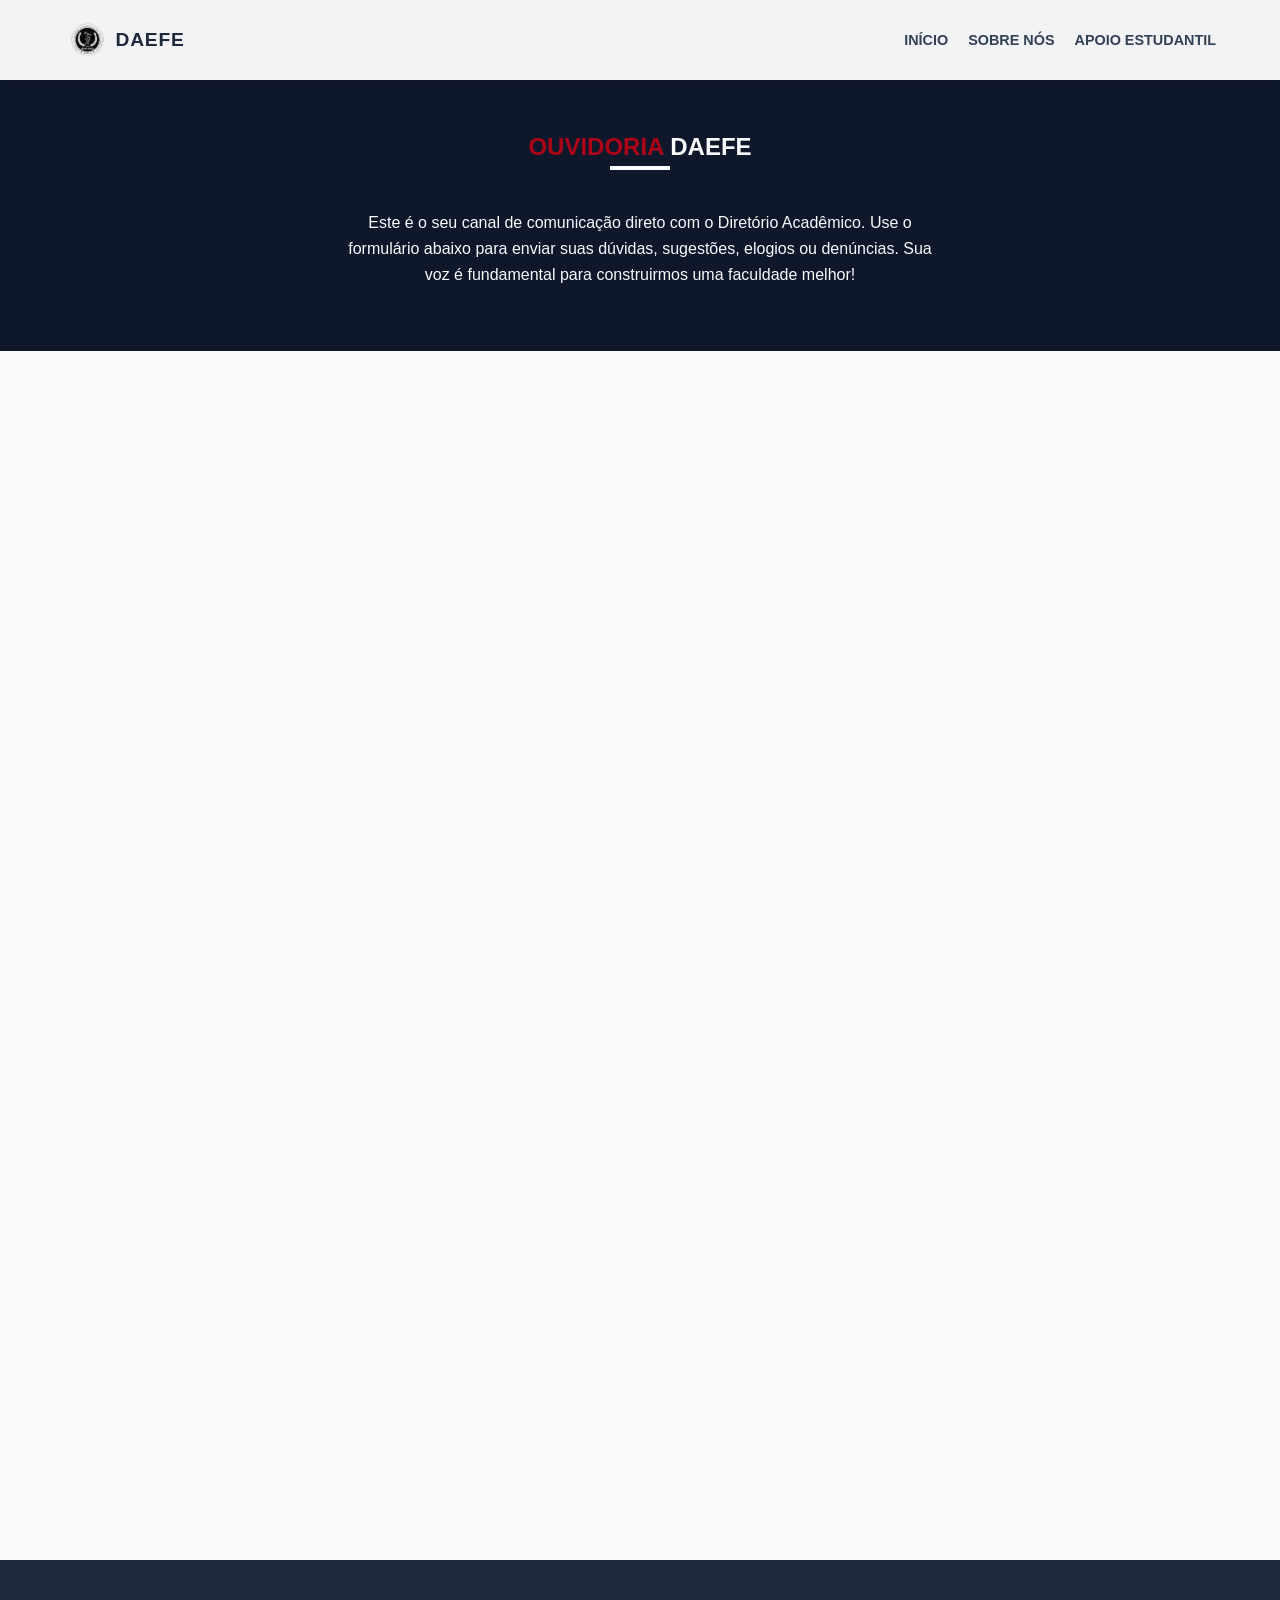
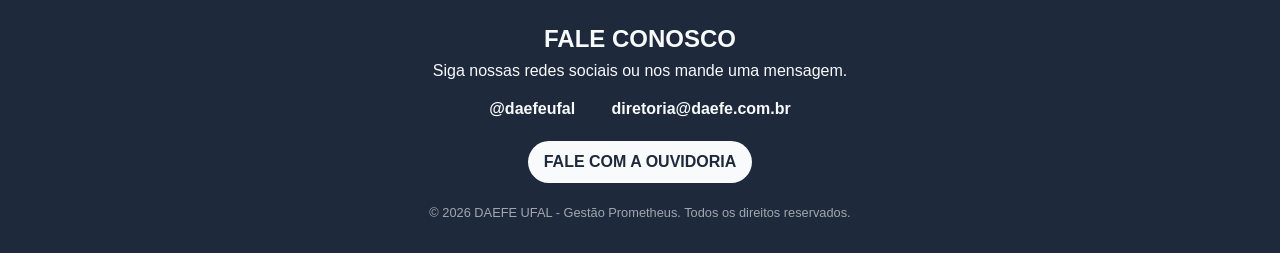
<file: ouvidoria.html>
<!DOCTYPE html>
<html lang="pt-BR">

<head>
    <meta charset="UTF-8">
    <meta name="viewport" content="width=device-width, initial-scale=1.0">
    <title>DAEFE - Ouvidoria</title>
    <link rel="stylesheet" href="assets/css/style.css">
</head>

<body>

    <header class="navbar">
        <div class="logo-container">
            <a href="index.html" class="logo-link">
                <img src="assets/img/logos/logo-daefe.png" alt="Logo DAEFE" class="logo-nav">
                <span class="logo-text">DAEFE</span>
            </a>
        </div>

        <nav>
            <ul class="nav-links">
                <li><a href="index.html#home">INÍCIO</a></li>
                <li><a href="index.html#sobre">SOBRE NÓS</a></li>
                <li><a href="index.html#apoio">APOIO ESTUDANTIL</a></li>
            </ul>
        </nav>
    </header>

    <section class="section-dark text-center pt-large">
        <div class="container">
            <h1><span class="highlight-fire">OUVIDORIA</span> DAEFE</h1>
            <div class="divider-white center"></div>
            <p class="text-light text-constrained">
                Este é o seu canal de comunicação direto com o Diretório Acadêmico.
                Use o formulário abaixo para enviar suas dúvidas, sugestões, elogios ou denúncias.
                Sua voz é fundamental para construirmos uma faculdade melhor!
            </p>
        </div>
    </section>

    <section class="section-light">
        <div class="container text-center">
            <iframe
                src="https://docs.google.com/forms/d/e/1FAIpQLSflp2Z_UbyGgZZksiI3dNXPUTeKidoypo4vn8Z_fwpOe0LQ5A/viewform?embedded=true"
                height="1001" frameborder="0" marginheight="0" marginwidth="0"
                class="iframe-responsive">CARREGANDO....</iframe>
        </div>
    </section>

    <footer id="contato" class="footer">
        <div class="container">
            <h2>FALE CONOSCO</h2>
            <p>Siga nossas redes sociais ou nos mande uma mensagem.</p>

            <div class="social-links">
                <a href="https://www.instagram.com/daefeufal/" target="_blank" rel="noopener noreferrer">@daefeufal</a>

                <a href="https://mail.google.com/mail/u/0/#inbox?compose=CllgCJZWzBXGhCjphTCGBrTHPCSdtFwJxRdKlzvKblJzBDpRlVbkSPrkkkRvTRSzFqqVVFmfknq"
                    target="_blank" rel="noopener noreferrer">diretoria@daefe.com.br</a>

            </div>

            <div>
                <a href="ouvidoria.html" class="btn-ouvidoria">FALE COM A OUVIDORIA</a>
            </div>


            <p class="copyright">&copy; 2026 DAEFE UFAL - Gestão Prometheus. Todos os direitos reservados.</p>
        </div>
    </footer>

</body>

</html>
</file>
<file: assets/css/style.css>
/* ==========================================================================
   ÍNDICE DO CSS
   1. Variáveis e Reset (Configurações Gerais)
   2. Classes Utilitárias (Botões, containers, divisores, margens)
   3. Cabeçalho (Navbar)
   4. PÁGINA INICIAL (index.html)
      4.1. Seção Início (Hero)
      4.2. Seção Sobre Nós
      4.3. Seção Apoio Estudantil (Carrossel)
      4.4. Seção Eventos (Cards)
   5. PÁGINA DA GESTÃO (gestao.html)
   6. Rodapé (Footer)
   7. Responsividade (Celulares e Tablets)
   ========================================================================== */

/* ==========================================================================
   1. VARIÁVEIS E RESET
   ========================================================================== */
* {
    margin: 0;
    padding: 0;
    box-sizing: border-box;
    scroll-behavior: smooth;
}

:root {
    --bg-light: #F8FAFC;
    --bg-dark: #0F172A;
    --text-main: #334155;
    --text-light: #F8FAFC;
    --accent-blue: #1E293B;

    /* Cores da Paleta da Gestão Prometheus */
    --accent-fire: #ac0517;
    /* Morangão (Usado no tema geral) */
    --chapa-orange: #f46524;
    /* Laranja Madura */
    --chapa-dark: #2d5738;
    /* Verde Mato */
    --chapa-light: #a5d360;
    /* Amarelo Esverdeado */
}

body {
    font-family: 'Inter', sans-serif;
    color: var(--text-main);
    background-color: var(--bg-light);
    line-height: 1.6;
}

/* ==========================================================================
   2. CLASSES UTILITÁRIAS GLOBAIS (Reaproveitadas em várias páginas)
   ========================================================================== */
.container {
    max-width: 68.75rem;
    margin: 0 auto;
}

.section-light,
.section-dark {
    padding: 6.25rem 5%;
}

.section-dark {
    background-color: var(--bg-dark);
    color: var(--text-light);
}

.layout-grid {
    display: grid;
    grid-template-columns: 1fr 1fr;
    gap: 3rem;
    align-items: center;
}

.text-content h2 {
    font-size: clamp(1.8rem, 4vw, 2.5rem);
    margin-bottom: 1rem;
}

.text-center {
    text-align: center;
}

.text-light {
    color: var(--text-light) !important;
}

.img-destaque {
    width: 100%;
    max-width: 25rem;
    display: block;
    margin: 0 auto;
    filter: drop-shadow(0 0.625rem 1rem rgba(0, 0, 0, 0.1));
}

/* --- Botões --- */
.btn-primary {
    display: inline-block;
    padding: 1rem 2rem;
    background-color: var(--accent-blue);
    color: var(--text-light);
    text-decoration: none;
    font-weight: 600;
    border-radius: 2rem;
    transition: background 0.3s, transform 0.2s;
}

.btn-primary:hover {
    background-color: var(--accent-fire);
    transform: translateY(-0.2rem);
}

.btn-secundary {
    display: inline-block;
    padding: 1rem 2rem;
    background-color: var(--bg-light);
    color: var(--accent-blue);
    text-decoration: none;
    font-weight: 600;
    border-radius: 2rem;
    transition: background 0.3s, transform 0.2s;
}

.btn-secundary:hover {
    background-color: var(--accent-fire);
    transform: translateY(-0.2rem);
    color: var(--bg-light);
}

.btn-ouvidoria {
    display: inline-block;
    padding: 0.5rem 1rem;
    background-color: var(--bg-light);
    color: var(--accent-blue);
    text-decoration: none;
    font-weight: 600;
    border-radius: 2rem;
    transition: background 0.3s, transform 0.2s;
    margin-bottom: 1.25rem;
}

.btn-ouvidoria:hover {
    background-color: var(--accent-fire);
    transform: translateY(-0.2rem);
    color: var(--bg-light);
}

/* --- Divisores --- */
.divider {
    height: 0.25rem;
    width: 3.75rem;
    background-color: var(--accent-blue);
    margin-bottom: 1.5rem;
}

.divider.center,
.divider-fire.center,
.divider-white.center {
    margin: 0 auto 2.5rem auto;
}

.divider-fire {
    height: 0.25rem;
    width: 3.75rem;
    background-color: var(--accent-fire);
    margin-bottom: 1.5rem;
}

.divider-white {
    height: 0.25rem;
    width: 3.75rem;
    background-color: var(--text-light);
    margin-bottom: 1.5rem;
}

.highlight-fire {
    color: var(--accent-fire);
}

/* --- Espaçamentos Extras (Margens e Paddings) --- */
.section-py-sm {
    padding-top: 2rem;
    padding-bottom: 2rem;
}

.section-py-md {
    padding-top: 4rem;
    padding-bottom: 4rem;
}

.mb-large {
    margin-bottom: 4rem;
}

.mt-0 {
    margin-top: 0;
}

/* ==========================================================================
   3. CABEÇALHO (Navbar)
   ========================================================================== */
.navbar {
    display: flex;
    justify-content: space-between;
    align-items: center;
    padding: 1rem 5%;
    background-color: rgba(255, 255, 255, 0.95);
    backdrop-filter: blur(5px);
    position: fixed;
    width: 100%;
    top: 0;
    z-index: 1000;
    box-shadow: 0 0.125rem 0.625rem rgba(0, 0, 0, 0.05);
}

.logo-container {
    display: flex;
    align-items: center;
    gap: 0.2rem;
}

.logo-link {
    display: flex;
    align-items: center;
    gap: 0.2rem;
    text-decoration: none;
}

.logo-nav {
    height: 3.0rem;
    width: auto;
}

.logo-text {
    font-weight: 800;
    font-size: 1.2rem;
    color: var(--accent-blue);
    letter-spacing: 0.05rem;
}

.nav-links {
    list-style: none;
    display: flex;
    gap: 1.25rem;
}

.nav-links a {
    text-decoration: none;
    color: var(--text-main);
    font-weight: 600;
    font-size: 0.9rem;
    transition: color 0.3s;
}

.nav-links a:hover {
    color: var(--accent-fire);
}



/* ==========================================================================
   4. PÁGINA INICIAL (index.html)
   ========================================================================== */

/* --- 4.1. Seção Início (Hero) --- */

.hero {
    height: 100vh;
    display: flex;
    align-items: center;
    justify-content: center;
    text-align: center;
    padding: 0 1.25rem;
    margin-top: 4rem;
    position: relative;
    overflow: hidden;
    /* Não deixa a foto vazar do bloco */
}

/* Container que segura as fotos no fundo */
.hero-slideshow {
    position: absolute;
    top: 0;
    left: 0;
    width: 100%;
    height: 100%;
    z-index: 1;
}

/* Estilo de cada foto (elas preenchem a tela e começam invisíveis) */
.hero-slide {
    position: absolute;
    top: 0;
    left: 0;
    width: 100%;
    height: 100%;
    object-fit: cover;
    opacity: 0;
    transition: opacity 1.5s ease-in-out;
    /* Efeito suave de transição */
}

/* A foto que estiver com a classe 'active' aparece */
.hero-slide.active {
    opacity: 1;
}

/* Película escura por cima das fotos para o texto não sumir */
.hero-overlay {
    position: absolute;
    top: 0;
    left: 0;
    width: 100%;
    height: 100%;
    background: rgba(15, 23, 42, 0.75);
    /* Cor escura semi-transparente */
    z-index: 2;
}

/* Traz o texto para a frente de tudo */
.hero-content {
    position: relative;
    z-index: 3;
}

.hero-content h1 {
    font-size: clamp(2rem, 5vw, 3.5rem);
    color: var(--text-light);
    /* Agora o título principal é claro */
    margin-bottom: 1.25rem;
}

/* O vermelho do título continua aqui */
.hero-content h1 span {
    color: var(--accent-fire);
}

.hero-content p {
    font-size: 1.2rem;
    color: var(--text-light);
    /* O subtítulo agora é claro */
    max-width: 37.5rem;
    margin: 0 auto 1.875rem auto;
}

/* --- 4.2. Seção Sobre Nós --- */
.gestao-title {
    margin-top: 1.5rem;
    color: var(--accent-blue);
}

.gestao-description {
    margin-bottom: 1.5rem;
}

/* --- 4.3. Seção Apoio Estudantil (Carrossel) --- */
.section-subtitle {
    margin-bottom: 2.5rem;
    max-width: 40rem;
    margin-left: auto;
    margin-right: auto;
}

.carousel-wrapper {
    display: flex;
    align-items: center;
    position: relative;
    gap: 1rem;
    max-width: 100%;
    margin: 0 auto;
}

.carousel-track {
    display: flex;
    gap: 1.875rem;
    overflow-x: auto;
    scroll-snap-type: x mandatory;
    scroll-behavior: smooth;
    padding: 1rem 0.5rem;
    scrollbar-width: none;
    -ms-overflow-style: none;
}

.carousel-track::-webkit-scrollbar {
    display: none;
}

.carousel-card {
    min-width: 18.75rem;
    max-width: 22rem;
    flex: 0 0 auto;
    scroll-snap-align: center;
    color: var(--text-main);
}

.carousel-card h3 {
    color: var(--accent-fire);
}

.carousel-btn {
    background-color: var(--text-light);
    color: var(--accent-blue);
    border: none;
    border-radius: 50%;
    width: 3rem;
    height: 3rem;
    font-size: 1.5rem;
    cursor: pointer;
    display: flex;
    align-items: center;
    justify-content: center;
    transition: background 0.3s, transform 0.2s, color 0.3s;
    flex-shrink: 0;
    z-index: 2;
    box-shadow: 0 0.25rem 0.625rem rgba(0, 0, 0, 0.2);
}

.carousel-btn:hover {
    background-color: var(--accent-fire);
    color: var(--text-light);
    transform: scale(1.1);
}

/* --- 4.4. Seção Eventos (Cards) --- */
.cards-grid {
    display: grid;
    grid-template-columns: repeat(auto-fit, minmax(18.75rem, 1fr));
    gap: 1.875rem;
}

.card {
    background: #fff;
    color: var(--text-main);
    padding: 2.5rem 1.875rem;
    border-radius: 0.75rem;
    box-shadow: 0 0.25rem 1.25rem rgba(0, 0, 0, 0.03);
    transition: transform 0.3s;
    text-align: left;
    border-top: 0.25rem solid var(--accent-blue);
}

.card:hover {
    transform: translateY(-0.3rem);
    border-top-color: var(--accent-fire);
}

.card-date {
    font-weight: 800;
    color: var(--accent-fire);
    font-size: 0.9rem;
    text-transform: uppercase;
    margin-bottom: 0.625rem;
}

.card h3 {
    margin-bottom: 1rem;
    color: var(--accent-blue);
}

/* ==========================================================================
   5. PÁGINA DA GESTÃO (gestao.html)
   ========================================================================== */
.hero-gestao {
    height: auto;
    padding: 8rem 1.25rem 4rem 1.25rem;
}

/* --- Correção da cor do título e do texto na página Gestão --- */
.hero-gestao h1 {
    color: var(--accent-blue);
    /* Deixa o título azul escuro */
}

.hero-gestao p {
    color: var(--text-main);
    /* Deixa o parágrafo cinza escuro (padrão de leitura) */
}

.dept-title {
    font-size: 2rem;
    color: var(--accent-blue);
    margin-bottom: 0.5rem;
}

.profile-card {
    text-align: center;
    display: flex;
    flex-direction: column;
    align-items: center;
}

.profile-img {
    width: 7.5rem;
    height: 7.5rem;
    border-radius: 50%;
    object-fit: cover;
    margin-bottom: 1rem;
    border: 0.25rem solid var(--bg-light);
    box-shadow: 0 0.25rem 0.625rem rgba(0, 0, 0, 0.1);
}

.role-badge {
    display: inline-block;
    padding: 0.25rem 1rem;
    border-radius: 1rem;
    font-size: 0.8rem;
    font-weight: 800;
    text-transform: uppercase;
    margin-bottom: 1rem;
}

/* Cores das etiquetas por departamento */
.badge-red {
    background-color: var(--accent-fire);
    color: var(--text-light);
}

.badge-orange {
    background-color: var(--chapa-orange);
    color: var(--text-light);
}

.badge-dark {
    background-color: var(--chapa-dark);
    color: var(--text-light);
}

.badge-light {
    background-color: var(--chapa-light);
    color: var(--text-main);
}

.course-info {
    font-size: 0.85rem;
    color: #64748B;
    margin-bottom: 1rem;
    padding-bottom: 1rem;
    border-bottom: 1px solid #E2E8F0;
    width: 100%;
}

.role-desc {
    font-size: 0.95rem;
}

.team-list {
    list-style: none;
    margin-top: 1.25rem;
}

.team-list li {
    margin-bottom: 0.625rem;
    padding-bottom: 0.625rem;
    border-bottom: 1px solid rgba(255, 255, 255, 0.1);
}

/* --- Bloco de Propostas --- */
.proposals-container {
    margin-top: 2.5rem;
    margin-left: auto;
    margin-right: auto;
    padding: 2rem;
    border-radius: 0.75rem;
    text-align: left;
    max-width: 50rem;
    /* Adicionando a transição suave para as animações */
    transition: transform 0.3s, box-shadow 0.3s, border-color 0.3s;
}

/* Animação: Faz o box flutuar e aumenta a sombra ao passar o mouse */
.proposals-container:hover {
    transform: translateY(-0.3rem);
    box-shadow: 0 0.5rem 1.5rem rgba(0, 0, 0, 0.08);
}

/* Variante para Seção Clara */
.section-light .proposals-container {
    background-color: #ffffff;
    border-left: 5px solid var(--accent-blue);
    box-shadow: 0 0.25rem 1.25rem rgba(0, 0, 0, 0.05);
}

/* Animação: Muda a borda azul para vermelha no hover (Seção Clara) */
.section-light .proposals-container:hover {
    border-left-color: var(--accent-fire);
}

/* Variante para Seção Escura */
.section-dark .proposals-container {
    background-color: rgba(255, 255, 255, 0.05);
    border-left: 5px solid var(--accent-fire);
}

.proposals-title {
    font-size: 1.1rem;
    font-weight: 800;
    text-transform: uppercase;
    margin-bottom: 1rem;
    letter-spacing: 0.05rem;
}

.section-light .proposals-title {
    color: var(--accent-blue);
}

.section-dark .proposals-title {
    color: var(--accent-fire);
}

.proposals-list {
    font-size: 0.95rem;
}

/* Estilo para a logo da chapa na página Gestão */
.logo-hero {
    width: 100%;
    max-width: 180px;
    /* Tamanho ideal para não esconder o texto */
    height: auto;
    margin-bottom: 1.5rem;
    /* Espaço entre a logo e o título "GESTÃO PROMETHEUS" */
    filter: drop-shadow(0 0.5rem 1rem rgba(0, 0, 0, 0.15));
    /* Sombra suave para dar profundidade */
    display: block;
    margin-left: auto;
    margin-right: auto;
}

/* Ajuste para telas pequenas (celular) */
@media (max-width: 48em) {
    .logo-hero {
        max-width: 140px;
        /* Diminui um pouco a logo no celular */
        margin-bottom: 1rem;
    }
}

/* ==========================================================================
   6. RODAPÉ (Footer)
   ========================================================================== */
.footer {
    background-color: var(--accent-blue);
    color: var(--text-light);
    text-align: center;
    padding: 3.75rem 5% 1.875rem 5%;
}

.social-links {
    margin: 0.75rem 0 1.25rem 0;
}

.social-links a {
    color: var(--text-light);
    text-decoration: none;
    margin: 0 1rem;
    font-weight: 600;
    border-bottom: 2px solid transparent;
    transition: border-color 0.3s;
}

.social-links a:hover {
    border-color: var(--accent-fire);
}

.copyright {
    font-size: 0.8rem;
    opacity: 0.6;
}

/* --- Novas Classes Utilitárias --- */
.pt-large {
    padding-top: 8rem;
    padding-bottom: 4rem;
}

.text-constrained {
    max-width: 37.5rem;
    /* Equivalente a 600px */
    margin: 0 auto;
}

.mb-medium {
    margin-bottom: 1.5rem;
}

.mt-xlarge-mb-medium {
    margin-top: 3.5rem;
    margin-bottom: 2rem;
}

.iframe-responsive {
    max-width: 40rem;
    /* Equivalente a 640px */
    width: 100%;
}

.card-map-img {
    width: 100%;
    height: 12rem;
    object-fit: cover;
    border-radius: 0.5rem;
    margin-bottom: 1rem;
    display: block;
}

/* ==========================================================================
   7. RESPONSIVIDADE (Celulares e Tablets)
   ========================================================================== */
@media (max-width: 48em) {
    .carousel-btn {
        display: none;
    }

    .carousel-card {
        scroll-snap-align: start;
    }

    .layout-grid {
        grid-template-columns: 1fr;
        text-align: center;
    }

    .layout-grid.reverse .image-content {
        order: -1;
    }

    .divider,
    .divider-fire {
        margin: 0 auto 1.5rem auto;
    }

    .nav-links {
        display: none;
    }
}
</file>
<file: css/style.css>
/* ==========================================================================
   ÍNDICE DO CSS
   1. Variáveis e Reset (Configurações Gerais)
   2. Classes Utilitárias (Botões, containers, divisores, margens)
   3. Cabeçalho (Navbar)
   4. PÁGINA INICIAL (index.html)
      4.1. Seção Início (Hero)
      4.2. Seção Sobre Nós
      4.3. Seção Apoio Estudantil (Carrossel)
      4.4. Seção Eventos (Cards)
   5. PÁGINA DA GESTÃO (gestao.html)
   6. Rodapé (Footer)
   7. Responsividade (Celulares e Tablets)
   ========================================================================== */

/* ==========================================================================
   1. VARIÁVEIS E RESET
   ========================================================================== */
* {
    margin: 0;
    padding: 0;
    box-sizing: border-box;
    scroll-behavior: smooth;
}

:root {
    --bg-light: #F8FAFC;
    --bg-dark: #0F172A;
    --text-main: #334155;
    --text-light: #F8FAFC;
    --accent-blue: #1E293B;

    /* Cores da Paleta da Gestão Prometheus */
    --accent-fire: #ac0517;
    /* Morangão (Usado no tema geral) */
    --chapa-orange: #f46524;
    /* Laranja Madura */
    --chapa-dark: #2d5738;
    /* Verde Mato */
    --chapa-light: #a5d360;
    /* Amarelo Esverdeado */
}

body {
    font-family: 'Inter', sans-serif;
    color: var(--text-main);
    background-color: var(--bg-light);
    line-height: 1.6;
}

/* ==========================================================================
   2. CLASSES UTILITÁRIAS GLOBAIS (Reaproveitadas em várias páginas)
   ========================================================================== */
.container {
    max-width: 68.75rem;
    margin: 0 auto;
}

.section-light,
.section-dark {
    padding: 6.25rem 5%;
}

.section-dark {
    background-color: var(--bg-dark);
    color: var(--text-light);
}

.layout-grid {
    display: grid;
    grid-template-columns: 1fr 1fr;
    gap: 3rem;
    align-items: center;
}

.text-content h2 {
    font-size: clamp(1.8rem, 4vw, 2.5rem);
    margin-bottom: 1rem;
}

.text-center {
    text-align: center;
}

.text-light {
    color: var(--text-light) !important;
}

.img-destaque {
    width: 100%;
    max-width: 25rem;
    display: block;
    margin: 0 auto;
    filter: drop-shadow(0 0.625rem 1rem rgba(0, 0, 0, 0.1));
}

/* --- Botões --- */
.btn-primary {
    display: inline-block;
    padding: 1rem 2rem;
    background-color: var(--accent-blue);
    color: var(--text-light);
    text-decoration: none;
    font-weight: 600;
    border-radius: 2rem;
    transition: background 0.3s, transform 0.2s;
}

.btn-primary:hover {
    background-color: var(--accent-fire);
    transform: translateY(-0.2rem);
}

.btn-secundary {
    display: inline-block;
    padding: 1rem 2rem;
    background-color: var(--bg-light);
    color: var(--accent-blue);
    text-decoration: none;
    font-weight: 600;
    border-radius: 2rem;
    transition: background 0.3s, transform 0.2s;
}

.btn-secundary:hover {
    background-color: var(--accent-fire);
    transform: translateY(-0.2rem);
    color: var(--bg-light);
}

.btn-ouvidoria {
    display: inline-block;
    padding: 0.5rem 1rem;
    background-color: var(--bg-light);
    color: var(--accent-blue);
    text-decoration: none;
    font-weight: 600;
    border-radius: 2rem;
    transition: background 0.3s, transform 0.2s;
    margin-bottom: 1.25rem;
}

.btn-ouvidoria:hover {
    background-color: var(--accent-fire);
    transform: translateY(-0.2rem);
    color: var(--bg-light);
}

/* --- Divisores --- */
.divider {
    height: 0.25rem;
    width: 3.75rem;
    background-color: var(--accent-blue);
    margin-bottom: 1.5rem;
}

.divider.center,
.divider-fire.center,
.divider-white.center {
    margin: 0 auto 2.5rem auto;
}

.divider-fire {
    height: 0.25rem;
    width: 3.75rem;
    background-color: var(--accent-fire);
    margin-bottom: 1.5rem;
}

.divider-white {
    height: 0.25rem;
    width: 3.75rem;
    background-color: var(--text-light);
    margin-bottom: 1.5rem;
}

.highlight-fire {
    color: var(--accent-fire);
}

/* --- Espaçamentos Extras (Margens e Paddings) --- */
.section-py-sm {
    padding-top: 2rem;
    padding-bottom: 2rem;
}

.section-py-md {
    padding-top: 4rem;
    padding-bottom: 4rem;
}

.mb-large {
    margin-bottom: 4rem;
}

.mt-0 {
    margin-top: 0;
}

/* ==========================================================================
   3. CABEÇALHO (Navbar)
   ========================================================================== */
.navbar {
    display: flex;
    justify-content: space-between;
    align-items: center;
    padding: 1rem 5%;
    background-color: rgba(255, 255, 255, 0.95);
    backdrop-filter: blur(5px);
    position: fixed;
    width: 100%;
    top: 0;
    z-index: 1000;
    box-shadow: 0 0.125rem 0.625rem rgba(0, 0, 0, 0.05);
}

.logo-container {
    display: flex;
    align-items: center;
    gap: 0.2rem;
}

.logo-link {
    display: flex;
    align-items: center;
    gap: 0.2rem;
    text-decoration: none;
}

.logo-nav {
    height: 3.0rem;
    width: auto;
}

.logo-text {
    font-weight: 800;
    font-size: 1.2rem;
    color: var(--accent-blue);
    letter-spacing: 0.05rem;
}

.nav-links {
    list-style: none;
    display: flex;
    gap: 1.25rem;
}

.nav-links a {
    text-decoration: none;
    color: var(--text-main);
    font-weight: 600;
    font-size: 0.9rem;
    transition: color 0.3s;
}

.nav-links a:hover {
    color: var(--accent-fire);
}



/* ==========================================================================
   4. PÁGINA INICIAL (index.html)
   ========================================================================== */

/* --- 4.1. Seção Início (Hero) --- */

.hero {
    height: 100vh;
    display: flex;
    align-items: center;
    justify-content: center;
    text-align: center;
    padding: 0 1.25rem;
    margin-top: 4rem;
    position: relative;
    overflow: hidden;
    /* Não deixa a foto vazar do bloco */
}

/* Container que segura as fotos no fundo */
.hero-slideshow {
    position: absolute;
    top: 0;
    left: 0;
    width: 100%;
    height: 100%;
    z-index: 1;
}

/* Estilo de cada foto (elas preenchem a tela e começam invisíveis) */
.hero-slide {
    position: absolute;
    top: 0;
    left: 0;
    width: 100%;
    height: 100%;
    object-fit: cover;
    opacity: 0;
    transition: opacity 1.5s ease-in-out;
    /* Efeito suave de transição */
}

/* A foto que estiver com a classe 'active' aparece */
.hero-slide.active {
    opacity: 1;
}

/* Película escura por cima das fotos para o texto não sumir */
.hero-overlay {
    position: absolute;
    top: 0;
    left: 0;
    width: 100%;
    height: 100%;
    background: rgba(15, 23, 42, 0.75);
    /* Cor escura semi-transparente */
    z-index: 2;
}

/* Traz o texto para a frente de tudo */
.hero-content {
    position: relative;
    z-index: 3;
}

.hero-content h1 {
    font-size: clamp(2rem, 5vw, 3.5rem);
    color: var(--text-light);
    /* Agora o título principal é claro */
    margin-bottom: 1.25rem;
}

/* O vermelho do título continua aqui */
.hero-content h1 span {
    color: var(--accent-fire);
}

.hero-content p {
    font-size: 1.2rem;
    color: var(--text-light);
    /* O subtítulo agora é claro */
    max-width: 37.5rem;
    margin: 0 auto 1.875rem auto;
}

/* --- 4.2. Seção Sobre Nós --- */
.gestao-title {
    margin-top: 1.5rem;
    color: var(--accent-blue);
}

.gestao-description {
    margin-bottom: 1.5rem;
}

/* --- 4.3. Seção Apoio Estudantil (Carrossel) --- */
.section-subtitle {
    margin-bottom: 2.5rem;
    max-width: 40rem;
    margin-left: auto;
    margin-right: auto;
}

.carousel-wrapper {
    display: flex;
    align-items: center;
    position: relative;
    gap: 1rem;
    max-width: 100%;
    margin: 0 auto;
}

.carousel-track {
    display: flex;
    gap: 1.875rem;
    overflow-x: auto;
    scroll-snap-type: x mandatory;
    scroll-behavior: smooth;
    padding: 1rem 0.5rem;
    scrollbar-width: none;
    -ms-overflow-style: none;
}

.carousel-track::-webkit-scrollbar {
    display: none;
}

.carousel-card {
    min-width: 18.75rem;
    max-width: 22rem;
    flex: 0 0 auto;
    scroll-snap-align: center;
    color: var(--text-main);
}

.carousel-card h3 {
    color: var(--accent-fire);
}

.carousel-btn {
    background-color: var(--text-light);
    color: var(--accent-blue);
    border: none;
    border-radius: 50%;
    width: 3rem;
    height: 3rem;
    font-size: 1.5rem;
    cursor: pointer;
    display: flex;
    align-items: center;
    justify-content: center;
    transition: background 0.3s, transform 0.2s, color 0.3s;
    flex-shrink: 0;
    z-index: 2;
    box-shadow: 0 0.25rem 0.625rem rgba(0, 0, 0, 0.2);
}

.carousel-btn:hover {
    background-color: var(--accent-fire);
    color: var(--text-light);
    transform: scale(1.1);
}

/* --- 4.4. Seção Eventos (Cards) --- */
.cards-grid {
    display: grid;
    grid-template-columns: repeat(auto-fit, minmax(18.75rem, 1fr));
    gap: 1.875rem;
}

.card {
    background: #fff;
    color: var(--text-main);
    padding: 2.5rem 1.875rem;
    border-radius: 0.75rem;
    box-shadow: 0 0.25rem 1.25rem rgba(0, 0, 0, 0.03);
    transition: transform 0.3s;
    text-align: left;
    border-top: 0.25rem solid var(--accent-blue);
}

.card:hover {
    transform: translateY(-0.3rem);
    border-top-color: var(--accent-fire);
}

.card-date {
    font-weight: 800;
    color: var(--accent-fire);
    font-size: 0.9rem;
    text-transform: uppercase;
    margin-bottom: 0.625rem;
}

.card h3 {
    margin-bottom: 1rem;
    color: var(--accent-blue);
}

/* ==========================================================================
   5. PÁGINA DA GESTÃO (gestao.html)
   ========================================================================== */
.hero-gestao {
    height: auto;
    padding: 8rem 1.25rem 4rem 1.25rem;
}

/* --- Correção da cor do título e do texto na página Gestão --- */
.hero-gestao h1 {
    color: var(--accent-blue);
    /* Deixa o título azul escuro */
}

.hero-gestao p {
    color: var(--text-main);
    /* Deixa o parágrafo cinza escuro (padrão de leitura) */
}

.dept-title {
    font-size: 2rem;
    color: var(--accent-blue);
    margin-bottom: 0.5rem;
}

.profile-card {
    text-align: center;
    display: flex;
    flex-direction: column;
    align-items: center;
}

.profile-img {
    width: 7.5rem;
    height: 7.5rem;
    border-radius: 50%;
    object-fit: cover;
    margin-bottom: 1rem;
    border: 0.25rem solid var(--bg-light);
    box-shadow: 0 0.25rem 0.625rem rgba(0, 0, 0, 0.1);
}

.role-badge {
    display: inline-block;
    padding: 0.25rem 1rem;
    border-radius: 1rem;
    font-size: 0.8rem;
    font-weight: 800;
    text-transform: uppercase;
    margin-bottom: 1rem;
}

/* Cores das etiquetas por departamento */
.badge-red {
    background-color: var(--accent-fire);
    color: var(--text-light);
}

.badge-orange {
    background-color: var(--chapa-orange);
    color: var(--text-light);
}

.badge-dark {
    background-color: var(--chapa-dark);
    color: var(--text-light);
}

.badge-light {
    background-color: var(--chapa-light);
    color: var(--text-main);
}

.course-info {
    font-size: 0.85rem;
    color: #64748B;
    margin-bottom: 1rem;
    padding-bottom: 1rem;
    border-bottom: 1px solid #E2E8F0;
    width: 100%;
}

.role-desc {
    font-size: 0.95rem;
}

.team-list {
    list-style: none;
    margin-top: 1.25rem;
}

.team-list li {
    margin-bottom: 0.625rem;
    padding-bottom: 0.625rem;
    border-bottom: 1px solid rgba(255, 255, 255, 0.1);
}

/* --- Bloco de Propostas --- */
.proposals-container {
    margin-top: 2.5rem;
    margin-left: auto;
    margin-right: auto;
    padding: 2rem;
    border-radius: 0.75rem;
    text-align: left;
    max-width: 50rem;
    /* Adicionando a transição suave para as animações */
    transition: transform 0.3s, box-shadow 0.3s, border-color 0.3s;
}

/* Animação: Faz o box flutuar e aumenta a sombra ao passar o mouse */
.proposals-container:hover {
    transform: translateY(-0.3rem);
    box-shadow: 0 0.5rem 1.5rem rgba(0, 0, 0, 0.08);
}

/* Variante para Seção Clara */
.section-light .proposals-container {
    background-color: #ffffff;
    border-left: 5px solid var(--accent-blue);
    box-shadow: 0 0.25rem 1.25rem rgba(0, 0, 0, 0.05);
}

/* Animação: Muda a borda azul para vermelha no hover (Seção Clara) */
.section-light .proposals-container:hover {
    border-left-color: var(--accent-fire);
}

/* Variante para Seção Escura */
.section-dark .proposals-container {
    background-color: rgba(255, 255, 255, 0.05);
    border-left: 5px solid var(--accent-fire);
}

.proposals-title {
    font-size: 1.1rem;
    font-weight: 800;
    text-transform: uppercase;
    margin-bottom: 1rem;
    letter-spacing: 0.05rem;
}

.section-light .proposals-title {
    color: var(--accent-blue);
}

.section-dark .proposals-title {
    color: var(--accent-fire);
}

.proposals-list {
    font-size: 0.95rem;
}

/* Estilo para a logo da chapa na página Gestão */
.logo-hero {
    width: 100%;
    max-width: 180px;
    /* Tamanho ideal para não esconder o texto */
    height: auto;
    margin-bottom: 1.5rem;
    /* Espaço entre a logo e o título "GESTÃO PROMETHEUS" */
    filter: drop-shadow(0 0.5rem 1rem rgba(0, 0, 0, 0.15));
    /* Sombra suave para dar profundidade */
    display: block;
    margin-left: auto;
    margin-right: auto;
}

/* Ajuste para telas pequenas (celular) */
@media (max-width: 48em) {
    .logo-hero {
        max-width: 140px;
        /* Diminui um pouco a logo no celular */
        margin-bottom: 1rem;
    }
}

/* ==========================================================================
   6. RODAPÉ (Footer)
   ========================================================================== */
.footer {
    background-color: var(--accent-blue);
    color: var(--text-light);
    text-align: center;
    padding: 3.75rem 5% 1.875rem 5%;
}

.social-links {
    margin: 0.75rem 0 1.25rem 0;
}

.social-links a {
    color: var(--text-light);
    text-decoration: none;
    margin: 0 1rem;
    font-weight: 600;
    border-bottom: 2px solid transparent;
    transition: border-color 0.3s;
}

.social-links a:hover {
    border-color: var(--accent-fire);
}

.copyright {
    font-size: 0.8rem;
    opacity: 0.6;
}

/* --- Novas Classes Utilitárias --- */
.pt-large {
    padding-top: 8rem;
    padding-bottom: 4rem;
}

.text-constrained {
    max-width: 37.5rem;
    /* Equivalente a 600px */
    margin: 0 auto;
}

.mb-medium {
    margin-bottom: 1.5rem;
}

.iframe-responsive {
    max-width: 40rem;
    /* Equivalente a 640px */
    width: 100%;
}

/* ==========================================================================
   7. RESPONSIVIDADE (Celulares e Tablets)
   ========================================================================== */
@media (max-width: 48em) {
    .carousel-btn {
        display: none;
    }

    .carousel-card {
        scroll-snap-align: start;
    }

    .layout-grid {
        grid-template-columns: 1fr;
        text-align: center;
    }

    .layout-grid.reverse .image-content {
        order: -1;
    }

    .divider,
    .divider-fire {
        margin: 0 auto 1.5rem auto;
    }

    .nav-links {
        display: none;
    }
}
</file>
